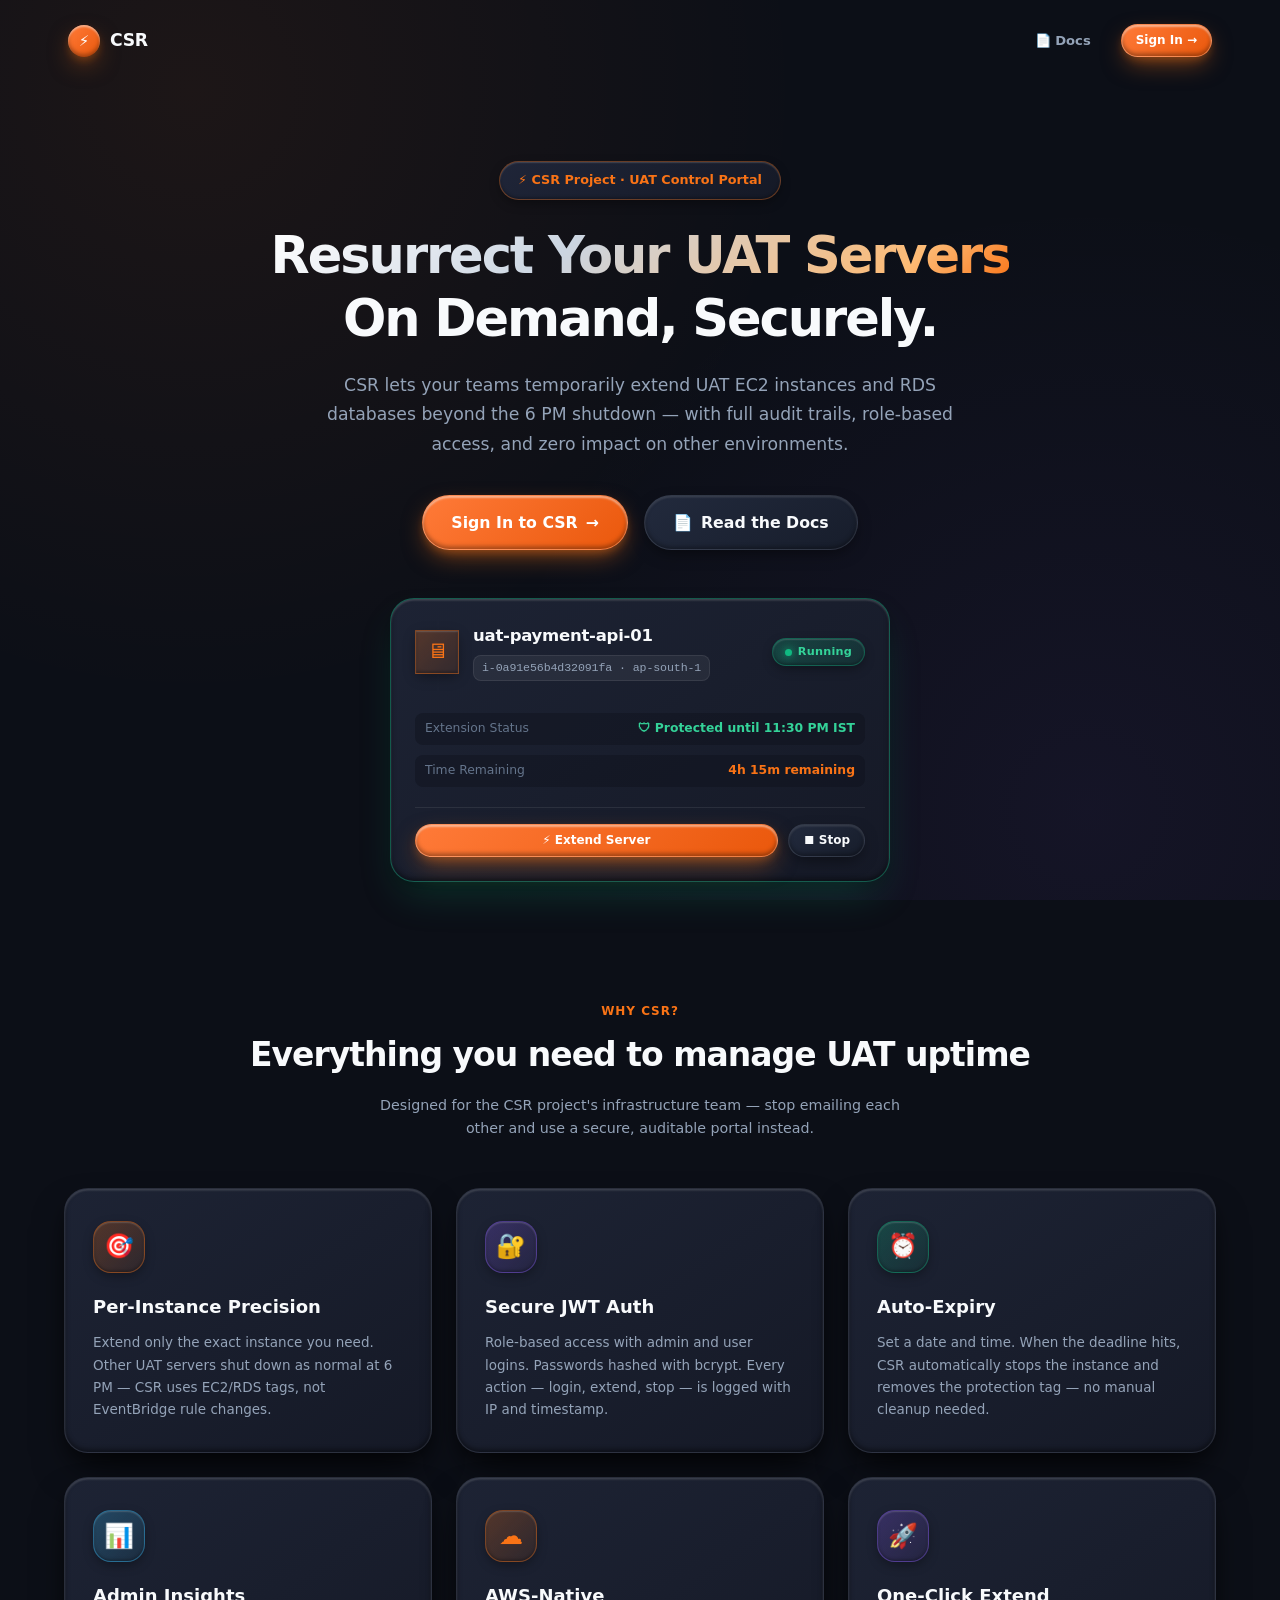
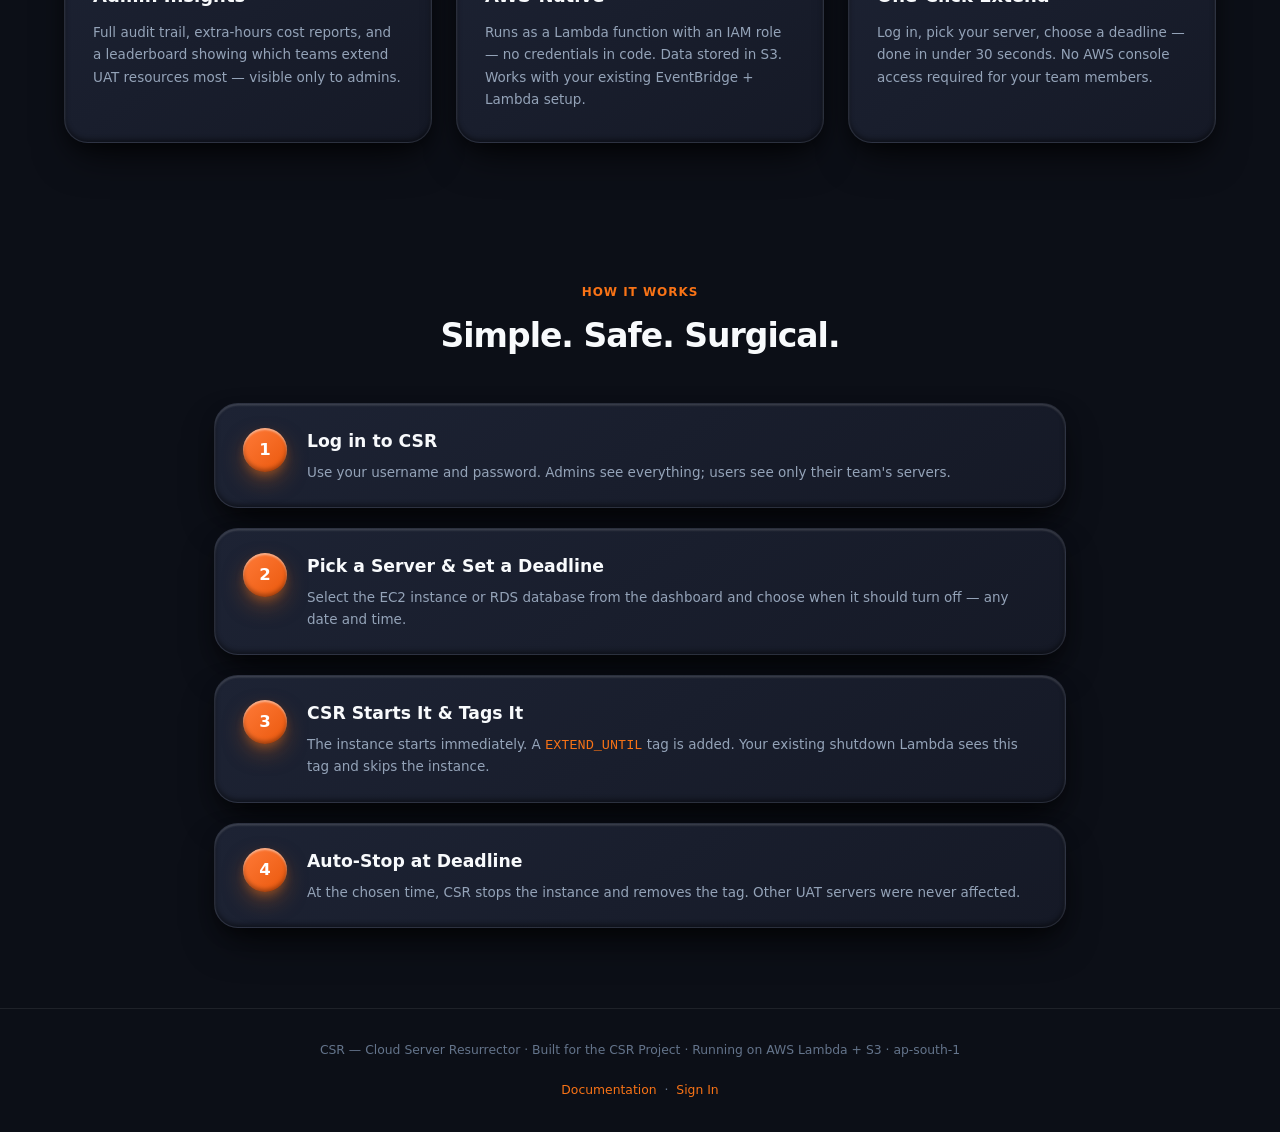
<file: backend/frontend/index.html>
<!DOCTYPE html>
<html lang="en">
<head>
  <meta charset="UTF-8" />
  <meta name="viewport" content="width=device-width, initial-scale=1.0" />
  <title>CSR — Cloud Server Resurrector | UAT Instance Control Portal</title>
  <meta name="description" content="CSR lets authorized teams securely extend UAT EC2 and RDS instances beyond scheduled shutdown times — without touching EventBridge rules." />
  <link rel="icon" type="image/svg+xml" href="data:image/svg+xml,<svg xmlns='http://www.w3.org/2000/svg' viewBox='0 0 32 32'><text y='26' font-size='26'>⚡</text></svg>" />
  <meta http-equiv="Content-Security-Policy" content="default-src 'self'; script-src 'self' 'unsafe-inline'; style-src 'self' 'unsafe-inline' https://fonts.googleapis.com; font-src 'self' https://fonts.gstatic.com data:; img-src 'self' data: https:; connect-src 'self' https:; frame-ancestors 'none'; object-src 'none'; base-uri 'self'; form-action 'self';" />
  <meta http-equiv="X-Content-Type-Options" content="nosniff" />
  <meta name="referrer" content="strict-origin-when-cross-origin" />
  <link rel="stylesheet" href="css/style.css" />
</head>
<body>

<!-- ─── Navigation ────────────────────────────────────────────── -->
<nav class="landing-nav">
  <a href="/" class="nav-logo">
    <div class="nav-logo-icon">⚡</div>
    <span class="nav-logo-name">CSR</span>
  </a>
  <div class="nav-links">
    <a href="docs.html" class="nav-link">📄 Docs</a>
    <a href="login.html" class="btn btn-primary btn-sm">Sign In →</a>
  </div>
</nav>

<!-- ─── Hero ──────────────────────────────────────────────────── -->
<section class="hero">
  <div class="hero-bg"></div>
  <div class="hero-content fade-in">
    <div class="hero-badge">⚡ CSR Project · UAT Control Portal</div>
    <h1>
      <span class="gradient-text">Resurrect Your UAT Servers</span><br/>
      On Demand, Securely.
    </h1>
    <p>
      CSR lets your teams temporarily extend UAT EC2 instances and RDS databases
      beyond the 6 PM shutdown — with full audit trails, role-based access,
      and zero impact on other environments.
    </p>
    <div class="hero-actions">
      <a href="login.html" class="btn btn-primary btn-lg">
        <span>Sign In to CSR</span> <span>→</span>
      </a>
      <a href="docs.html" class="btn btn-ghost btn-lg">
        <span>📄</span> <span>Read the Docs</span>
      </a>
    </div>

    <!-- Live Claymorphic Preview Card -->
    <div class="slide-up" style="animation-delay: 0.25s; margin-top: 48px;">
      <div class="server-card extended" style="max-width: 500px; margin: 0 auto; text-align: left;">
        <div class="server-card-header">
          <div class="server-icon ec2">🖥</div>
          <div style="flex:1; margin-left: 14px;">
            <div class="server-name">uat-payment-api-01</div>
            <div class="server-id">i-0a91e56b4d32091fa · ap-south-1</div>
          </div>
          <span class="badge badge-success"><span class="status-dot running"></span>Running</span>
        </div>
        <div class="server-card-body">
          <div class="server-meta-row">
            <span class="server-meta-label">Extension Status</span>
            <span class="server-meta-value" style="color: #34d399;">🛡 Protected until 11:30 PM IST</span>
          </div>
          <div class="server-meta-row">
            <span class="server-meta-label">Time Remaining</span>
            <span class="server-meta-value" style="color: var(--primary);">4h 15m remaining</span>
          </div>
        </div>
        <div class="server-card-actions">
          <a href="login.html" class="btn btn-primary btn-sm" style="flex: 1;">⚡ Extend Server</a>
          <a href="login.html" class="btn btn-ghost btn-sm">⏹ Stop</a>
        </div>
      </div>
    </div>
  </div>
</section>

<!-- ─── Feature Cards ─────────────────────────────────────────── -->
<section class="features">
  <div style="text-align:center; margin-bottom: 0;">
    <div class="section-label">Why CSR?</div>
    <h2 class="section-title">Everything you need to manage UAT uptime</h2>
    <p style="max-width:560px; margin: 0 auto; font-size:0.95rem;">
      Designed for the CSR project's infrastructure team — stop emailing each other
      and use a secure, auditable portal instead.
    </p>
  </div>

  <div class="features-grid">
    <div class="feature-card slide-up" style="animation-delay:0.05s">
      <div class="feature-icon orange">🎯</div>
      <div class="feature-title">Per-Instance Precision</div>
      <p class="feature-desc">
        Extend only the exact instance you need. Other UAT servers shut down as
        normal at 6 PM — CSR uses EC2/RDS tags, not EventBridge rule changes.
      </p>
    </div>
    <div class="feature-card slide-up" style="animation-delay:0.1s">
      <div class="feature-icon purple">🔐</div>
      <div class="feature-title">Secure JWT Auth</div>
      <p class="feature-desc">
        Role-based access with admin and user logins. Passwords hashed with bcrypt.
        Every action — login, extend, stop — is logged with IP and timestamp.
      </p>
    </div>
    <div class="feature-card slide-up" style="animation-delay:0.15s">
      <div class="feature-icon success">⏰</div>
      <div class="feature-title">Auto-Expiry</div>
      <p class="feature-desc">
        Set a date and time. When the deadline hits, CSR automatically stops the
        instance and removes the protection tag — no manual cleanup needed.
      </p>
    </div>
    <div class="feature-card slide-up" style="animation-delay:0.2s">
      <div class="feature-icon info">📊</div>
      <div class="feature-title">Admin Insights</div>
      <p class="feature-desc">
        Full audit trail, extra-hours cost reports, and a leaderboard showing
        which teams extend UAT resources most — visible only to admins.
      </p>
    </div>
    <div class="feature-card slide-up" style="animation-delay:0.25s">
      <div class="feature-icon orange">☁️</div>
      <div class="feature-title">AWS-Native</div>
      <p class="feature-desc">
        Runs as a Lambda function with an IAM role — no credentials in code.
        Data stored in S3. Works with your existing EventBridge + Lambda setup.
      </p>
    </div>
    <div class="feature-card slide-up" style="animation-delay:0.3s">
      <div class="feature-icon purple">🚀</div>
      <div class="feature-title">One-Click Extend</div>
      <p class="feature-desc">
        Log in, pick your server, choose a deadline — done in under 30 seconds.
        No AWS console access required for your team members.
      </p>
    </div>
  </div>
</section>

<!-- ─── How It Works ──────────────────────────────────────────── -->
<section class="how-it-works">
  <div class="section-label">How It Works</div>
  <h2 class="section-title">Simple. Safe. Surgical.</h2>

  <div class="steps">
    <div class="step">
      <div class="step-num">1</div>
      <div class="step-content">
        <div class="step-title">Log in to CSR</div>
        <p class="step-desc">Use your username and password. Admins see everything; users see only their team's servers.</p>
      </div>
    </div>
    <div class="step">
      <div class="step-num">2</div>
      <div class="step-content">
        <div class="step-title">Pick a Server & Set a Deadline</div>
        <p class="step-desc">Select the EC2 instance or RDS database from the dashboard and choose when it should turn off — any date and time.</p>
      </div>
    </div>
    <div class="step">
      <div class="step-num">3</div>
      <div class="step-content">
        <div class="step-title">CSR Starts It & Tags It</div>
        <p class="step-desc">The instance starts immediately. A <code style="color:var(--orange);font-family:var(--font-mono)">EXTEND_UNTIL</code> tag is added. Your existing shutdown Lambda sees this tag and skips the instance.</p>
      </div>
    </div>
    <div class="step">
      <div class="step-num">4</div>
      <div class="step-content">
        <div class="step-title">Auto-Stop at Deadline</div>
        <p class="step-desc">At the chosen time, CSR stops the instance and removes the tag. Other UAT servers were never affected.</p>
      </div>
    </div>
  </div>
</section>

<!-- ─── Footer ────────────────────────────────────────────────── -->
<footer style="border-top: 1px solid var(--border); padding: 32px 48px; text-align: center;">
  <p style="font-size: 0.825rem; color: var(--text-muted);">
    CSR — Cloud Server Resurrector · Built for the CSR Project · Running on AWS Lambda + S3 · ap-south-1
    <br/><br/>
    <a href="docs.html" style="color: var(--orange);">Documentation</a> &nbsp;·&nbsp;
    <a href="login.html" style="color: var(--orange);">Sign In</a>
  </p>
</footer>

<script src="js/config.js"></script>
<script type="module">
  import { isLoggedIn, isAdmin } from './js/api.js';
  // Redirect already-logged-in users to their dashboard
  if (isLoggedIn()) {
    window.location.href = isAdmin() ? 'admin.html' : 'dashboard.html';
  }
</script>
</body>
</html>
</file>
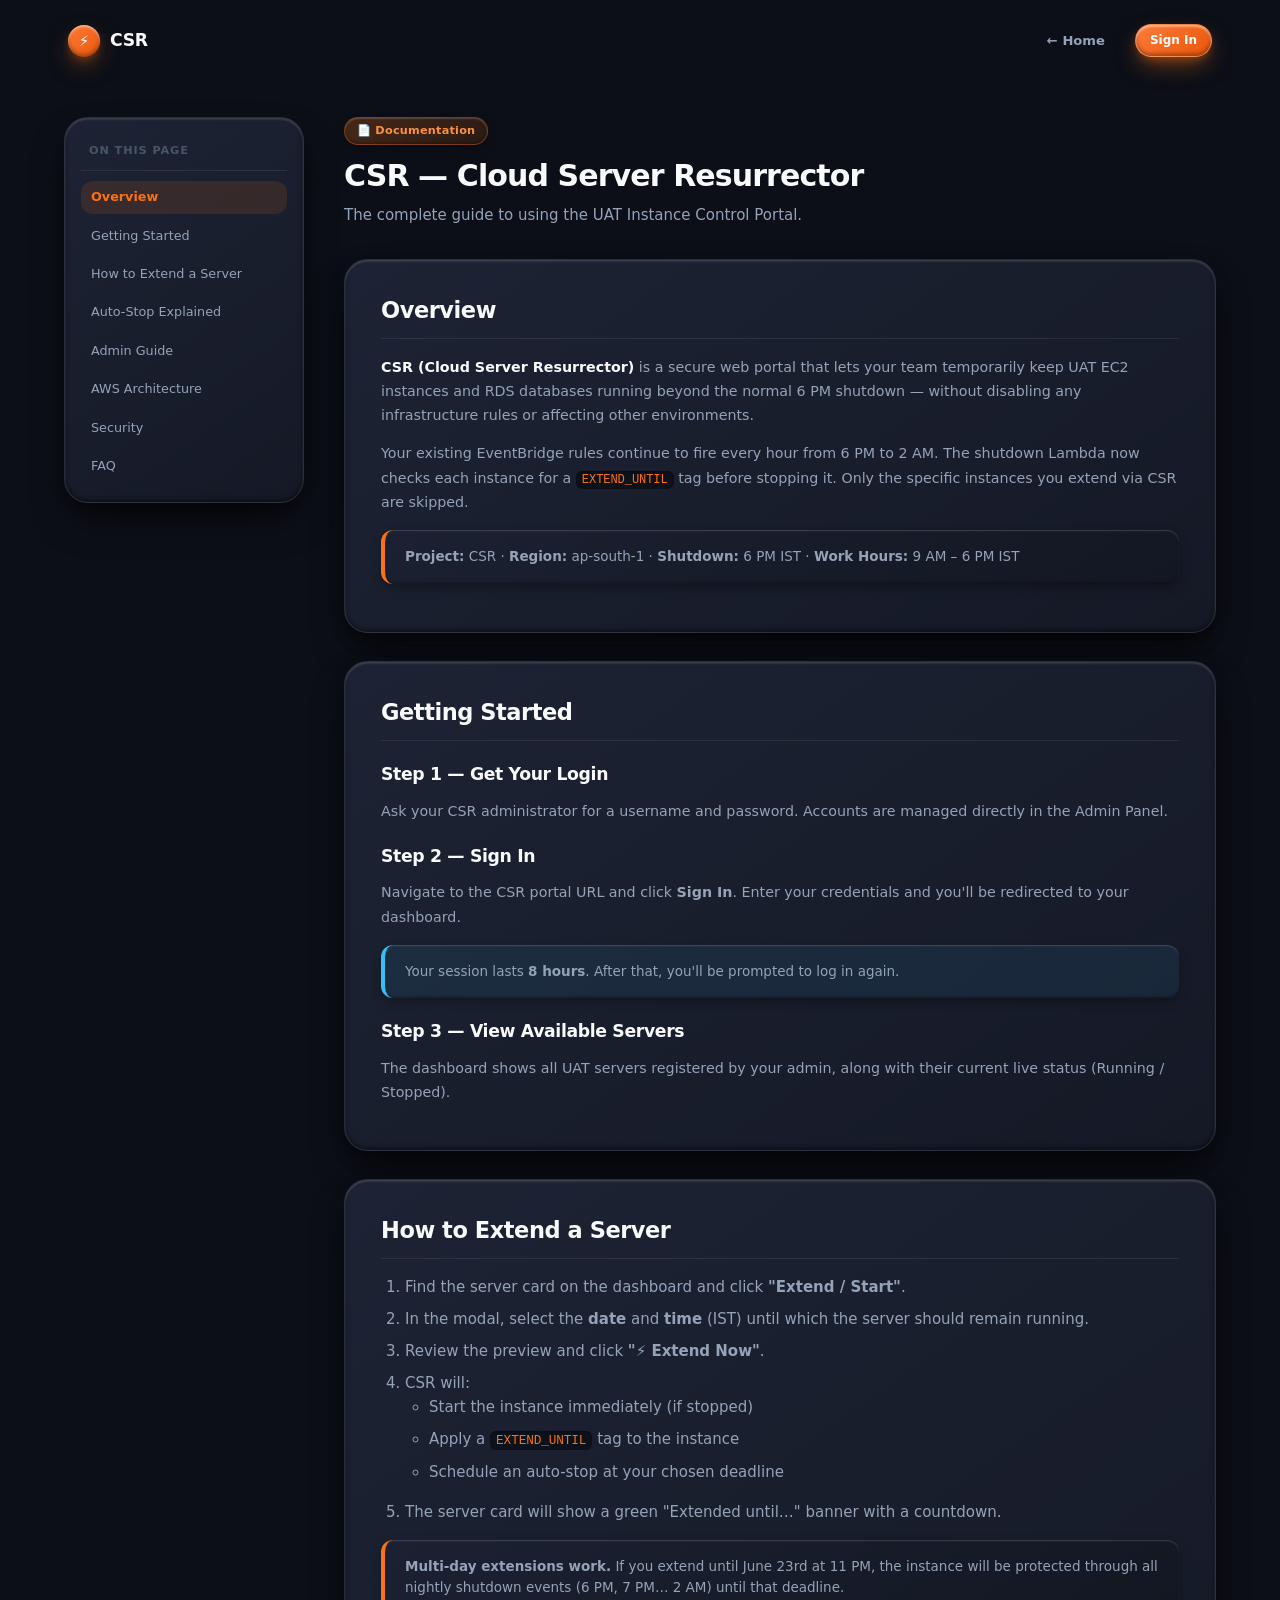
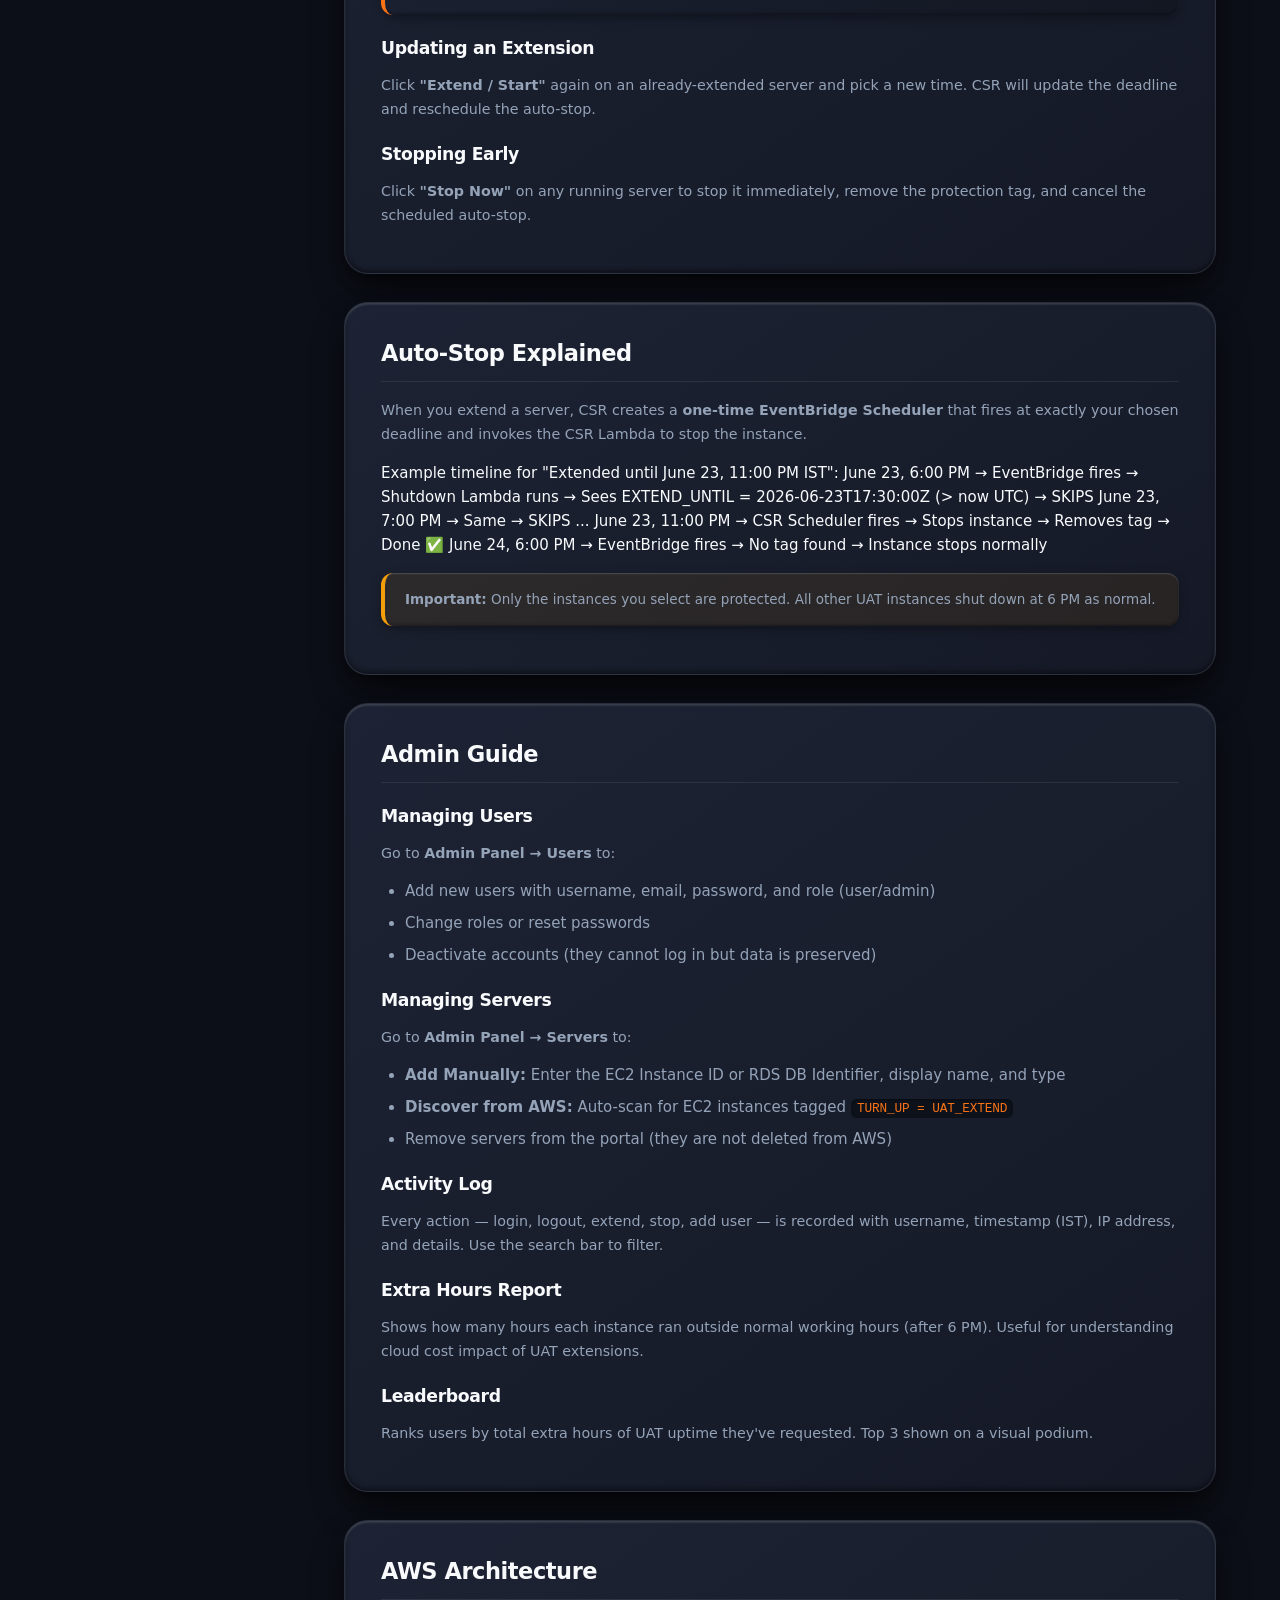
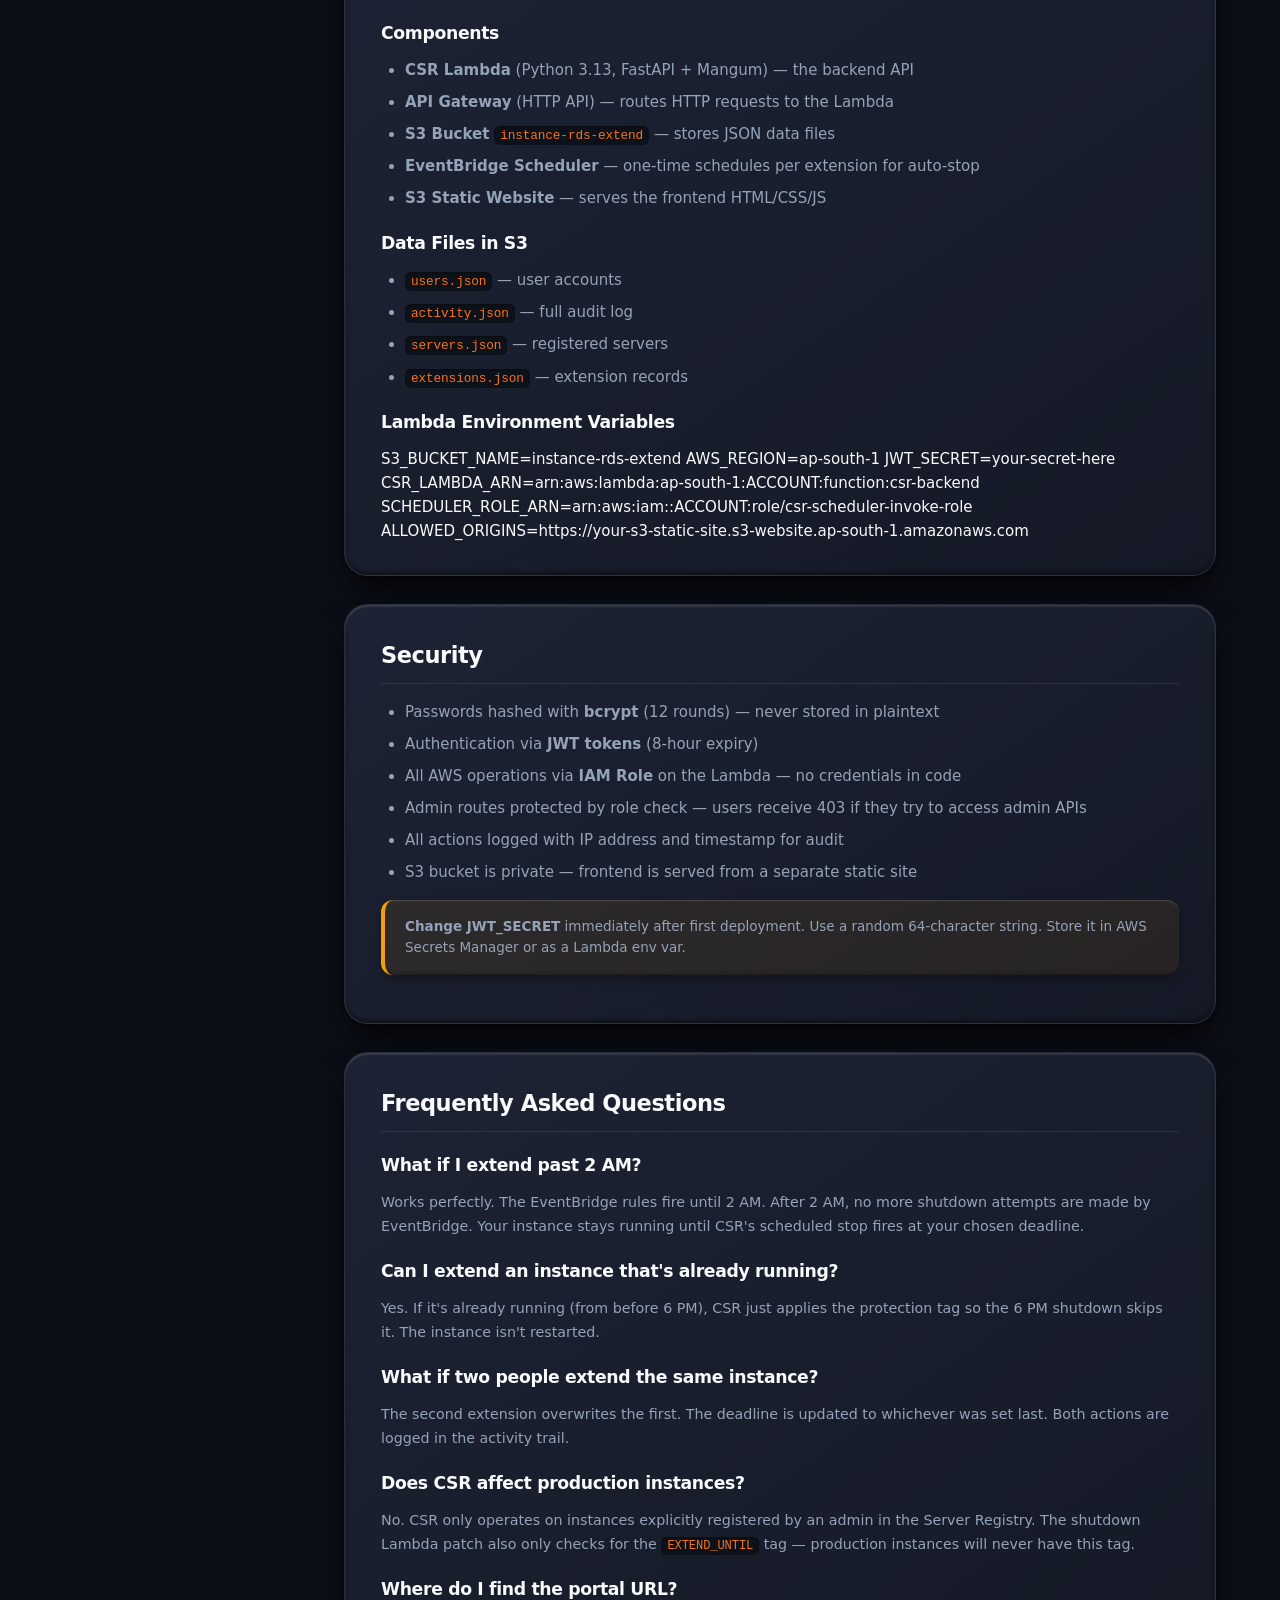
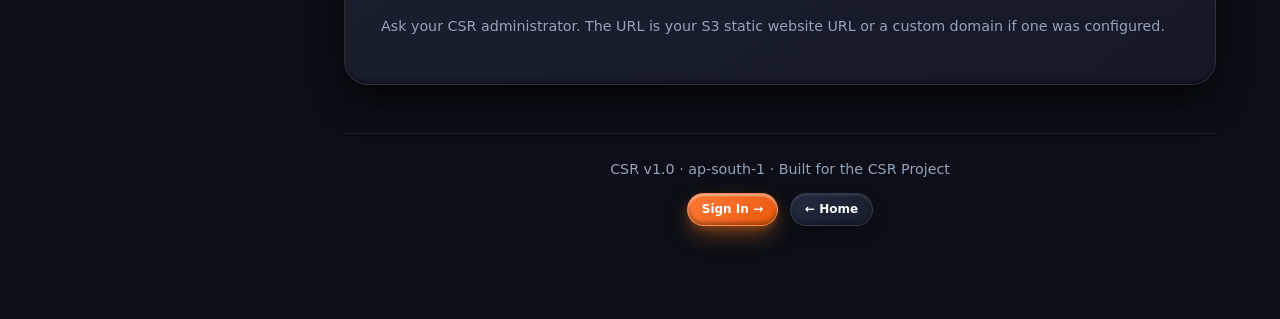
<file: backend/frontend/docs.html>
<!DOCTYPE html>
<html lang="en">
<head>
  <meta charset="UTF-8" />
  <meta name="viewport" content="width=device-width, initial-scale=1.0" />
  <title>Documentation — CSR</title>
  <link rel="icon" type="image/svg+xml" href="data:image/svg+xml,<svg xmlns='http://www.w3.org/2000/svg' viewBox='0 0 32 32'><text y='26' font-size='26'>⚡</text></svg>" />
  <meta http-equiv="Content-Security-Policy" content="default-src 'self'; script-src 'self' 'unsafe-inline'; style-src 'self' 'unsafe-inline' https://fonts.googleapis.com; font-src 'self' https://fonts.gstatic.com data:; img-src 'self' data: https:; connect-src 'self' https:; frame-ancestors 'none'; object-src 'none'; base-uri 'self'; form-action 'self';" />
  <meta http-equiv="X-Content-Type-Options" content="nosniff" />
  <meta name="referrer" content="strict-origin-when-cross-origin" />
  <link rel="stylesheet" href="css/style.css" />
</head>
<body style="background: var(--bg-root);">

<!-- Top Nav -->
<nav class="landing-nav">
  <a href="index.html" class="nav-logo">
    <div class="nav-logo-icon">⚡</div>
    <span class="nav-logo-name">CSR</span>
  </a>
  <div class="nav-links">
    <a href="index.html" class="nav-link">← Home</a>
    <a href="login.html" class="btn btn-primary btn-sm">Sign In</a>
  </div>
</nav>

<div class="docs-layout">

  <!-- Table of Contents -->
  <aside class="docs-toc">
    <div class="docs-toc-title">On this page</div>
    <a class="toc-link" href="#overview">Overview</a>
    <a class="toc-link" href="#getting-started">Getting Started</a>
    <a class="toc-link" href="#how-to-extend">How to Extend a Server</a>
    <a class="toc-link" href="#how-it-stops">Auto-Stop Explained</a>
    <a class="toc-link" href="#admin-guide">Admin Guide</a>
    <a class="toc-link" href="#aws-architecture">AWS Architecture</a>
    <a class="toc-link" href="#security">Security</a>
    <a class="toc-link" href="#faq">FAQ</a>
  </aside>

  <!-- Content -->
  <div class="docs-content">

    <div style="margin-bottom: 32px;">
      <span class="badge badge-orange" style="margin-bottom: 12px; display: inline-flex;">📄 Documentation</span>
      <h1 style="font-size: 2rem; font-weight: 800; margin-bottom: 8px;">CSR — Cloud Server Resurrector</h1>
      <p style="font-size: 1rem; color: var(--text-secondary);">
        The complete guide to using the UAT Instance Control Portal.
      </p>
    </div>

    <!-- Overview -->
    <section class="docs-section" id="overview">
      <h2>Overview</h2>
      <p>
        <strong style="color:var(--text-primary);">CSR (Cloud Server Resurrector)</strong> is a secure web portal
        that lets your team temporarily keep UAT EC2 instances and RDS databases running beyond the
        normal 6 PM shutdown — without disabling any infrastructure rules or affecting other environments.
      </p>
      <p>
        Your existing EventBridge rules continue to fire every hour from 6 PM to 2 AM.
        The shutdown Lambda now checks each instance for a <code class="mono">EXTEND_UNTIL</code> tag
        before stopping it. Only the specific instances you extend via CSR are skipped.
      </p>
      <div class="docs-callout">
        <strong>Project:</strong> CSR · <strong>Region:</strong> ap-south-1 ·
        <strong>Shutdown:</strong> 6 PM IST · <strong>Work Hours:</strong> 9 AM – 6 PM IST
      </div>
    </section>

    <!-- Getting Started -->
    <section class="docs-section" id="getting-started">
      <h2>Getting Started</h2>

      <h3>Step 1 — Get Your Login</h3>
      <p>
        Ask your CSR administrator for a username and password.
        Accounts are managed directly in the Admin Panel.
      </p>

      <h3>Step 2 — Sign In</h3>
      <p>
        Navigate to the CSR portal URL and click <strong>Sign In</strong>.
        Enter your credentials and you'll be redirected to your dashboard.
      </p>
      <div class="docs-callout info">
        Your session lasts <strong>8 hours</strong>. After that, you'll be prompted to log in again.
      </div>

      <h3>Step 3 — View Available Servers</h3>
      <p>
        The dashboard shows all UAT servers registered by your admin, along with their
        current live status (Running / Stopped).
      </p>
    </section>

    <!-- How to Extend -->
    <section class="docs-section" id="how-to-extend">
      <h2>How to Extend a Server</h2>

      <ol>
        <li>Find the server card on the dashboard and click <strong>"Extend / Start"</strong>.</li>
        <li>In the modal, select the <strong>date</strong> and <strong>time</strong> (IST) until which the server should remain running.</li>
        <li>Review the preview and click <strong>"⚡ Extend Now"</strong>.</li>
        <li>CSR will:
          <ul>
            <li>Start the instance immediately (if stopped)</li>
            <li>Apply a <code class="mono">EXTEND_UNTIL</code> tag to the instance</li>
            <li>Schedule an auto-stop at your chosen deadline</li>
          </ul>
        </li>
        <li>The server card will show a green "Extended until…" banner with a countdown.</li>
      </ol>

      <div class="docs-callout">
        <strong>Multi-day extensions work.</strong> If you extend until June 23rd at 11 PM,
        the instance will be protected through all nightly shutdown events (6 PM, 7 PM… 2 AM)
        until that deadline.
      </div>

      <h3>Updating an Extension</h3>
      <p>
        Click <strong>"Extend / Start"</strong> again on an already-extended server and pick
        a new time. CSR will update the deadline and reschedule the auto-stop.
      </p>

      <h3>Stopping Early</h3>
      <p>
        Click <strong>"Stop Now"</strong> on any running server to stop it immediately,
        remove the protection tag, and cancel the scheduled auto-stop.
      </p>
    </section>

    <!-- Auto-Stop -->
    <section class="docs-section" id="how-it-stops">
      <h2>Auto-Stop Explained</h2>

      <p>
        When you extend a server, CSR creates a <strong>one-time EventBridge Scheduler</strong>
        that fires at exactly your chosen deadline and invokes the CSR Lambda to stop the instance.
      </p>

      <div class="docs-code">Example timeline for "Extended until June 23, 11:00 PM IST":

June 23, 6:00 PM  → EventBridge fires → Shutdown Lambda runs
                    → Sees EXTEND_UNTIL = 2026-06-23T17:30:00Z (> now UTC) → SKIPS
June 23, 7:00 PM  → Same → SKIPS
...
June 23, 11:00 PM → CSR Scheduler fires → Stops instance → Removes tag → Done ✅
June 24, 6:00 PM  → EventBridge fires → No tag found → Instance stops normally</div>

      <div class="docs-callout warning">
        <strong>Important:</strong> Only the instances you select are protected.
        All other UAT instances shut down at 6 PM as normal.
      </div>
    </section>

    <!-- Admin Guide -->
    <section class="docs-section" id="admin-guide">
      <h2>Admin Guide</h2>

      <h3>Managing Users</h3>
      <p>Go to <strong>Admin Panel → Users</strong> to:</p>
      <ul>
        <li>Add new users with username, email, password, and role (user/admin)</li>
        <li>Change roles or reset passwords</li>
        <li>Deactivate accounts (they cannot log in but data is preserved)</li>
      </ul>

      <h3>Managing Servers</h3>
      <p>Go to <strong>Admin Panel → Servers</strong> to:</p>
      <ul>
        <li><strong>Add Manually:</strong> Enter the EC2 Instance ID or RDS DB Identifier, display name, and type</li>
        <li><strong>Discover from AWS:</strong> Auto-scan for EC2 instances tagged <code class="mono">TURN_UP = UAT_EXTEND</code></li>
        <li>Remove servers from the portal (they are not deleted from AWS)</li>
      </ul>

      <h3>Activity Log</h3>
      <p>
        Every action — login, logout, extend, stop, add user — is recorded with username,
        timestamp (IST), IP address, and details. Use the search bar to filter.
      </p>

      <h3>Extra Hours Report</h3>
      <p>
        Shows how many hours each instance ran outside normal working hours (after 6 PM).
        Useful for understanding cloud cost impact of UAT extensions.
      </p>

      <h3>Leaderboard</h3>
      <p>
        Ranks users by total extra hours of UAT uptime they've requested.
        Top 3 shown on a visual podium.
      </p>
    </section>

    <!-- AWS Architecture -->
    <section class="docs-section" id="aws-architecture">
      <h2>AWS Architecture</h2>

      <h3>Components</h3>
      <ul>
        <li><strong>CSR Lambda</strong> (Python 3.13, FastAPI + Mangum) — the backend API</li>
        <li><strong>API Gateway</strong> (HTTP API) — routes HTTP requests to the Lambda</li>
        <li><strong>S3 Bucket</strong> <code class="mono">instance-rds-extend</code> — stores JSON data files</li>
        <li><strong>EventBridge Scheduler</strong> — one-time schedules per extension for auto-stop</li>
        <li><strong>S3 Static Website</strong> — serves the frontend HTML/CSS/JS</li>
      </ul>

      <h3>Data Files in S3</h3>
      <ul>
        <li><code class="mono">users.json</code> — user accounts</li>
        <li><code class="mono">activity.json</code> — full audit log</li>
        <li><code class="mono">servers.json</code> — registered servers</li>
        <li><code class="mono">extensions.json</code> — extension records</li>
      </ul>

      <h3>Lambda Environment Variables</h3>
      <div class="docs-code">S3_BUCKET_NAME=instance-rds-extend
AWS_REGION=ap-south-1
JWT_SECRET=your-secret-here
CSR_LAMBDA_ARN=arn:aws:lambda:ap-south-1:ACCOUNT:function:csr-backend
SCHEDULER_ROLE_ARN=arn:aws:iam::ACCOUNT:role/csr-scheduler-invoke-role
ALLOWED_ORIGINS=https://your-s3-static-site.s3-website.ap-south-1.amazonaws.com</div>
    </section>

    <!-- Security -->
    <section class="docs-section" id="security">
      <h2>Security</h2>
      <ul>
        <li>Passwords hashed with <strong>bcrypt</strong> (12 rounds) — never stored in plaintext</li>
        <li>Authentication via <strong>JWT tokens</strong> (8-hour expiry)</li>
        <li>All AWS operations via <strong>IAM Role</strong> on the Lambda — no credentials in code</li>
        <li>Admin routes protected by role check — users receive 403 if they try to access admin APIs</li>
        <li>All actions logged with IP address and timestamp for audit</li>
        <li>S3 bucket is private — frontend is served from a separate static site</li>
      </ul>
      <div class="docs-callout warning">
        <strong>Change JWT_SECRET</strong> immediately after first deployment.
        Use a random 64-character string. Store it in AWS Secrets Manager or as a Lambda env var.
      </div>
    </section>

    <!-- FAQ -->
    <section class="docs-section" id="faq">
      <h2>Frequently Asked Questions</h2>

      <h3>What if I extend past 2 AM?</h3>
      <p>
        Works perfectly. The EventBridge rules fire until 2 AM. After 2 AM, no more shutdown
        attempts are made by EventBridge. Your instance stays running until CSR's scheduled
        stop fires at your chosen deadline.
      </p>

      <h3>Can I extend an instance that's already running?</h3>
      <p>
        Yes. If it's already running (from before 6 PM), CSR just applies the protection tag
        so the 6 PM shutdown skips it. The instance isn't restarted.
      </p>

      <h3>What if two people extend the same instance?</h3>
      <p>
        The second extension overwrites the first. The deadline is updated to whichever was
        set last. Both actions are logged in the activity trail.
      </p>

      <h3>Does CSR affect production instances?</h3>
      <p>
        No. CSR only operates on instances explicitly registered by an admin in the Server Registry.
        The shutdown Lambda patch also only checks for the <code class="mono">EXTEND_UNTIL</code>
        tag — production instances will never have this tag.
      </p>

      <h3>Where do I find the portal URL?</h3>
      <p>
        Ask your CSR administrator. The URL is your S3 static website URL or a custom domain
        if one was configured.
      </p>
    </section>

    <div style="margin-top: 48px; padding-top: 24px; border-top: 1px solid var(--border); text-align: center;">
      <p class="text-sm text-muted">CSR v1.0 · ap-south-1 · Built for the CSR Project</p>
      <div style="margin-top: 12px; display: flex; gap: 12px; justify-content: center;">
        <a href="login.html" class="btn btn-primary btn-sm">Sign In →</a>
        <a href="index.html" class="btn btn-ghost btn-sm">← Home</a>
      </div>
    </div>

  </div>
</div>

<script>
// Highlight active TOC link on scroll
const sections = document.querySelectorAll('.docs-section');
const links = document.querySelectorAll('.toc-link');

const observer = new IntersectionObserver((entries) => {
  entries.forEach(entry => {
    if (entry.isIntersecting) {
      links.forEach(l => l.classList.remove('active'));
      const active = document.querySelector(`.toc-link[href="#${entry.target.id}"]`);
      if (active) active.classList.add('active');
    }
  });
}, { rootMargin: '-20% 0px -70% 0px' });

sections.forEach(s => observer.observe(s));
</script>
</body>
</html>
</file>
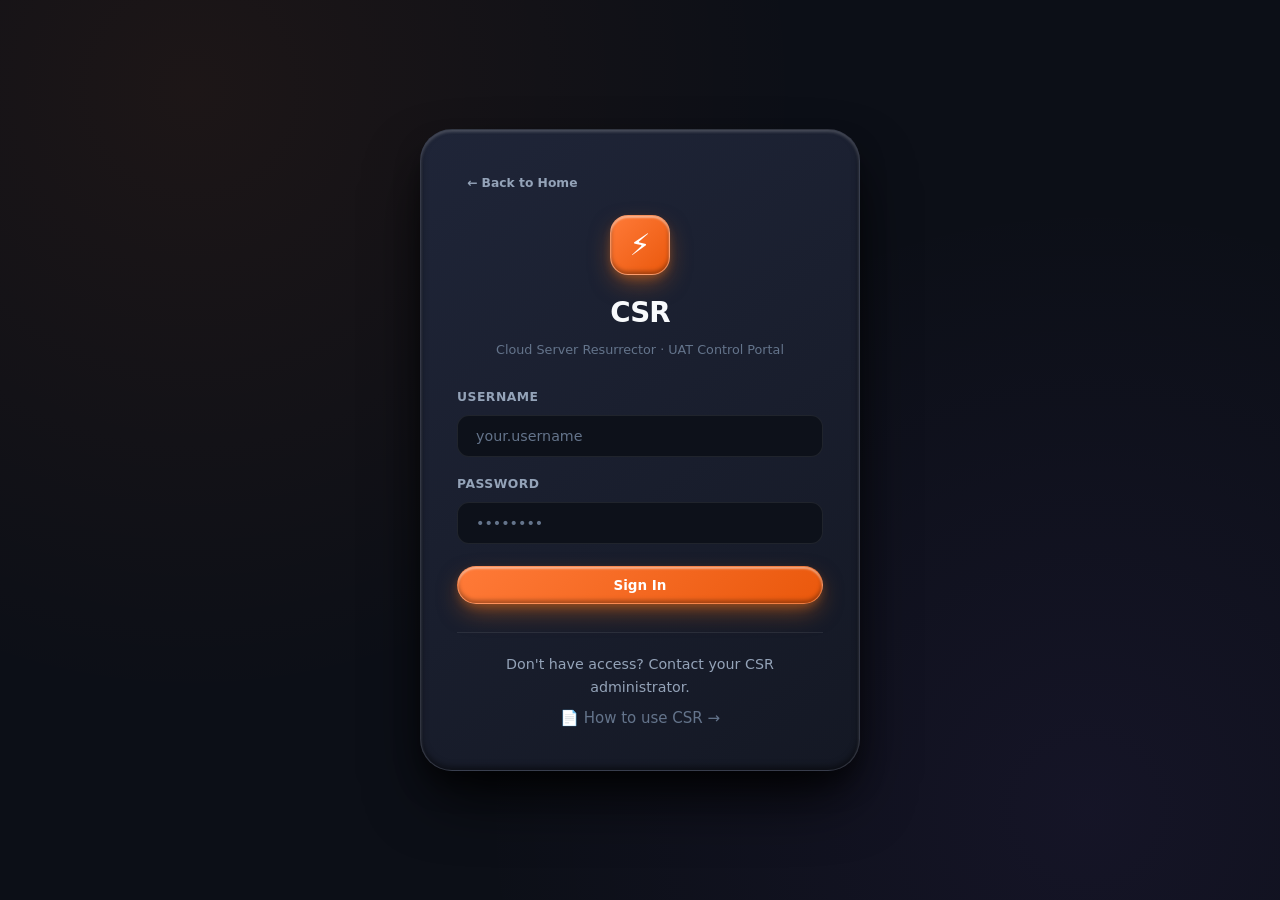
<file: backend/frontend/login.html>
<!DOCTYPE html>
<html lang="en">
<head>
  <meta charset="UTF-8" />
  <meta name="viewport" content="width=device-width, initial-scale=1.0" />
  <title>Sign In — CSR</title>
  <meta name="description" content="Sign in to the CSR UAT Instance Control Portal." />
  <link rel="icon" type="image/svg+xml" href="data:image/svg+xml,<svg xmlns='http://www.w3.org/2000/svg' viewBox='0 0 32 32'><text y='26' font-size='26'>⚡</text></svg>" />
  <meta http-equiv="Content-Security-Policy" content="default-src 'self'; script-src 'self' 'unsafe-inline'; style-src 'self' 'unsafe-inline' https://fonts.googleapis.com; font-src 'self' https://fonts.gstatic.com data:; img-src 'self' data: https:; connect-src 'self' https:; frame-ancestors 'none'; object-src 'none'; base-uri 'self'; form-action 'self';" />
  <meta http-equiv="X-Content-Type-Options" content="nosniff" />
  <meta name="referrer" content="strict-origin-when-cross-origin" />
  <link rel="stylesheet" href="css/style.css" />
</head>
<body>

<div class="login-page">
  <div class="login-card fade-in">
    <a href="index.html" class="nav-link" style="display:inline-flex; align-items:center; gap:6px; margin-bottom:18px; font-size:0.82rem; padding: 4px 10px;">← Back to Home</a>

    <!-- Logo -->
    <div class="login-logo">
      <div class="login-logo-icon">⚡</div>
      <div class="login-logo-name">CSR</div>
      <div class="login-logo-tagline">Cloud Server Resurrector · UAT Control Portal</div>
    </div>

    <!-- Error message -->
    <div id="loginError" class="login-error" role="alert">
      <span>⚠️</span>
      <span id="loginErrorMsg">Invalid credentials</span>
    </div>

    <!-- Form -->
    <form id="loginForm" class="login-form" novalidate>
      <div class="form-group">
        <label class="form-label" for="username">Username</label>
        <input
          id="username"
          type="text"
          class="form-control"
          placeholder="your.username"
          autocomplete="username"
          required
        />
      </div>

      <div class="form-group">
        <label class="form-label" for="password">Password</label>
        <input
          id="password"
          type="password"
          class="form-control"
          placeholder="••••••••"
          autocomplete="current-password"
          required
        />
      </div>

      <button type="submit" id="loginBtn" class="btn btn-primary w-full" style="justify-content:center; margin-top:4px;">
        <span id="loginBtnText">Sign In</span>
        <span id="loginSpinner" class="spinner hidden" style="width:16px;height:16px;border-width:2px;"></span>
      </button>
    </form>

    <!-- Footer -->
    <div style="margin-top: 28px; padding-top: 20px; border-top: 1px solid var(--border); text-align: center;">
      <p class="text-sm text-muted">
        Don't have access?
        <span style="color: var(--text-secondary);">Contact your CSR administrator.</span>
      </p>
      <a href="docs.html" class="text-sm" style="margin-top: 8px; display: inline-block; color: var(--text-muted);">
        📄 How to use CSR →
      </a>
    </div>

  </div>
</div>

<script src="js/config.js"></script>
<script type="module">
import { login, isLoggedIn, isAdmin, showToast } from './js/api.js';

// Redirect if already logged in
if (isLoggedIn()) {
  window.location.href = isAdmin() ? 'admin.html' : 'dashboard.html';
}

const form    = document.getElementById('loginForm');
const errBox  = document.getElementById('loginError');
const errMsg  = document.getElementById('loginErrorMsg');
const btn     = document.getElementById('loginBtn');
const btnText = document.getElementById('loginBtnText');
const spinner = document.getElementById('loginSpinner');

function setLoading(loading) {
  btn.disabled  = loading;
  btnText.textContent = loading ? 'Signing in…' : 'Sign In';
  spinner.classList.toggle('hidden', !loading);
}

function showError(msg) {
  errMsg.textContent = msg;
  errBox.classList.add('visible');
  document.getElementById('password').value = '';
}

form.addEventListener('submit', async (e) => {
  e.preventDefault();
  errBox.classList.remove('visible');

  const username = document.getElementById('username').value.trim();
  const password = document.getElementById('password').value;

  if (!username || !password) {
    showError('Please enter your username and password.');
    return;
  }

  setLoading(true);
  try {
    const user = await login(username, password);
    showToast(`Welcome back, ${user.username}! 👋`, 'success', 2000);
    setTimeout(() => {
      window.location.href = user.role === 'admin' ? 'admin.html' : 'dashboard.html';
    }, 600);
  } catch (err) {
    showError(err.message || 'Login failed. Please try again.');
    setLoading(false);
  }
});
</script>
</body>
</html>
</file>
<file: backend/frontend/css/style.css>
/* ═══════════════════════════════════════════════════════════════
   CSR — Cloud Server Resurrector
   Claymorphism + Minimalism Design System Stylesheet
   ═══════════════════════════════════════════════════════════════ */

@import url('https://fonts.googleapis.com/css2?family=Plus+Jakarta+Sans:wght@300;400;500;600;700;800&family=JetBrains+Mono:wght@400;500;600&display=swap');

/* ─── Claymorphic & Minimalist Design Tokens ─────────────────── */
:root {
  /* Brand Palette (Warm Clay Accent) */
  --primary:            #f97316;
  --primary-hover:      #fb923c;
  --primary-active:     #ea580c;
  --primary-glow:       rgba(249, 115, 22, 0.4);
  --primary-dim:        rgba(249, 115, 22, 0.12);

  --orange:             var(--primary);
  --orange-dim:         var(--primary-dim);
  --orange-glow:        var(--primary-glow);
  --orange-light:       #fdba74;

  --purple:             #8b5cf6;
  --purple-light:       #a78bfa;
  --purple-dim:         rgba(139, 92, 246, 0.14);
  --purple-glow:        rgba(139, 92, 246, 0.35);

  --cyan:               #06b6d4;
  --cyan-dim:           rgba(6, 182, 212, 0.14);

  /* Dark Clay Surface Bases */
  --bg-root:            #0c0f17;
  --bg-primary:         #111522;
  --bg-secondary:       #161b2a;
  --surface:            #1a2032;
  --surface-2:          #20273c;
  --surface-hover:      #262f48;
  --surface-active:     #2c3652;
  --surface-sunken:     #0d111a;

  /* Minimalist High-Contrast Typography */
  --text-primary:       #f8fafc;
  --text-secondary:     #94a3b8;
  --text-muted:         #64748b;
  --text-dim:           #475569;
  --text-inverse:       #0c0f17;

  /* Semantic Feedback Colors */
  --success:            #10b981;
  --success-glow:       rgba(16, 185, 129, 0.35);
  --success-dim:        rgba(16, 185, 129, 0.14);
  --danger:             #f43f5e;
  --danger-glow:        rgba(244, 63, 94, 0.35);
  --danger-dim:         rgba(244, 63, 94, 0.14);
  --warning:            #f59e0b;
  --warning-dim:        rgba(245, 158, 11, 0.14);
  --info:               #38bdf8;
  --info-dim:           rgba(56, 189, 248, 0.14);

  /* Delicate Light-Catcher Borders */
  --border:             rgba(255, 255, 255, 0.08);
  --border-light:       rgba(255, 255, 255, 0.14);
  --border-orange:      rgba(249, 115, 22, 0.45);

  /* Pillowy Clay Radii */
  --radius-xs:          8px;
  --radius-sm:          12px;
  --radius:             18px;
  --radius-lg:          24px;
  --radius-xl:          32px;
  --radius-pill:        9999px;

  /* Clay Volumetric Box Shadows */
  /* Elevated 3D Clay Card */
  --clay-card:
    0 20px 40px -12px rgba(0, 0, 0, 0.75),
    0 8px 18px -4px rgba(0, 0, 0, 0.45),
    inset 0 1.5px 2px 0 rgba(255, 255, 255, 0.16),
    inset 0 -2.5px 5px 0 rgba(0, 0, 0, 0.45);

  --clay-card-hover:
    0 26px 52px -12px rgba(0, 0, 0, 0.85),
    0 12px 24px -4px rgba(0, 0, 0, 0.55),
    inset 0 2px 3px 0 rgba(255, 255, 255, 0.22),
    inset 0 -3px 6px 0 rgba(0, 0, 0, 0.5);

  /* Primary Extruded Clay Button */
  --clay-btn-primary:
    0 10px 24px -5px rgba(249, 115, 22, 0.5),
    0 4px 10px -2px rgba(249, 115, 22, 0.35),
    inset 0 2px 2px 0 rgba(255, 255, 255, 0.45),
    inset 0 -2.5px 4px 0 rgba(0, 0, 0, 0.35);

  --clay-btn-primary-hover:
    0 14px 28px -5px rgba(249, 115, 22, 0.65),
    0 6px 14px -2px rgba(249, 115, 22, 0.45),
    inset 0 2.5px 3px 0 rgba(255, 255, 255, 0.55),
    inset 0 -3px 5px 0 rgba(0, 0, 0, 0.4);

  /* Secondary / Ghost Clay Button */
  --clay-btn-ghost:
    0 6px 16px -4px rgba(0, 0, 0, 0.5),
    inset 0 1.5px 2px 0 rgba(255, 255, 255, 0.12),
    inset 0 -2px 4px 0 rgba(0, 0, 0, 0.35);

  --clay-btn-danger:
    0 10px 24px -5px rgba(244, 63, 94, 0.5),
    0 4px 10px -2px rgba(244, 63, 94, 0.35),
    inset 0 2px 2px 0 rgba(255, 255, 255, 0.4),
    inset 0 -2.5px 4px 0 rgba(0, 0, 0, 0.35);

  /* Recessed / Debossed Clay Input */
  --clay-input:
    inset 0 2.5px 5px 0 rgba(0, 0, 0, 0.65),
    inset 0 -1px 1px 0 rgba(255, 255, 255, 0.05),
    0 1px 2px 0 rgba(0, 0, 0, 0.2);

  /* Clay Pill Shadow */
  --clay-pill:
    0 4px 12px -2px rgba(0, 0, 0, 0.4),
    inset 0 1px 1.5px 0 rgba(255, 255, 255, 0.18),
    inset 0 -1.5px 3px 0 rgba(0, 0, 0, 0.3);

  /* Spring Physics & Tactile Timing */
  --spring:             all 0.32s cubic-bezier(0.34, 1.56, 0.64, 1);
  --smooth:             all 0.22s cubic-bezier(0.16, 1, 0.3, 1);
  --transition:         var(--smooth);
  --transition-slow:    all 0.4s cubic-bezier(0.16, 1, 0.3, 1);

  /* Fonts */
  --font-sans:          'Plus Jakarta Sans', system-ui, -apple-system, sans-serif;
  --font-mono:          'JetBrains Mono', monospace;

  --sidebar-width:      256px;
  --topbar-height:      68px;
}

/* ─── Global Reset & Clean Slate ─────────────────────────────── */
*, *::before, *::after {
  box-sizing: border-box;
  margin: 0;
  padding: 0;
}

html {
  font-size: 15px;
  scroll-behavior: smooth;
  -webkit-font-smoothing: antialiased;
  -moz-osx-font-smoothing: grayscale;
}

body {
  font-family: var(--font-sans);
  background: var(--bg-root);
  background-image:
    radial-gradient(circle at 15% 10%, rgba(249, 115, 22, 0.07) 0%, transparent 45%),
    radial-gradient(circle at 85% 90%, rgba(139, 92, 246, 0.07) 0%, transparent 45%);
  background-attachment: fixed;
  color: var(--text-primary);
  line-height: 1.6;
  min-height: 100vh;
}

a {
  color: var(--primary);
  text-decoration: none;
  transition: var(--smooth);
}
a:hover {
  color: var(--primary-hover);
}

img { max-width: 100%; display: block; }
button { cursor: pointer; font-family: var(--font-sans); border: none; outline: none; }
input, select, textarea { font-family: var(--font-sans); outline: none; }

/* ─── Tactile Minimalist Scrollbar ───────────────────────────── */
::-webkit-scrollbar { width: 8px; height: 8px; }
::-webkit-scrollbar-track { background: var(--bg-root); }
::-webkit-scrollbar-thumb {
  background: var(--surface-2);
  border-radius: var(--radius-pill);
  box-shadow: inset 0 1px 2px rgba(255, 255, 255, 0.15);
}
::-webkit-scrollbar-thumb:hover { background: var(--surface-hover); }

/* ─── Minimalist Typography ──────────────────────────────────── */
h1 { font-size: 2.35rem; font-weight: 800; line-height: 1.25; letter-spacing: -0.03em; }
h2 { font-size: 1.75rem; font-weight: 700; letter-spacing: -0.025em; }
h3 { font-size: 1.25rem; font-weight: 600; letter-spacing: -0.02em; }
h4 { font-size: 1.05rem; font-weight: 600; letter-spacing: -0.015em; }
p  { color: var(--text-secondary); font-size: 0.95rem; }

.mono { font-family: var(--font-mono); font-size: 0.85rem; letter-spacing: -0.01em; }
.truncate { white-space: nowrap; overflow: hidden; text-overflow: ellipsis; }

/* ─── Modern Gradient Glow Text ──────────────────────────────── */
.gradient-text {
  background: linear-gradient(135deg, #ffffff 0%, #cbd5e1 40%, #fdba74 85%, #f97316 100%);
  -webkit-background-clip: text;
  -webkit-text-fill-color: transparent;
  display: inline-block;
}

/* ─── Clay Buttons ───────────────────────────────────────────── */
.btn {
  display: inline-flex;
  align-items: center;
  justify-content: center;
  gap: 8px;
  padding: 10px 20px;
  font-size: 0.9rem;
  font-weight: 600;
  border-radius: var(--radius-pill);
  transition: var(--spring);
  text-decoration: none;
  user-select: none;
  white-space: nowrap;
}

.btn:active {
  transform: translateY(1px) scale(0.98);
}

.btn-primary {
  background: linear-gradient(135deg, #ff7a38 0%, #ea580c 100%);
  color: #ffffff;
  box-shadow: var(--clay-btn-primary);
  border: 1px solid rgba(255, 255, 255, 0.2);
}
.btn-primary:hover {
  background: linear-gradient(135deg, #ff8a4d 0%, #f97316 100%);
  box-shadow: var(--clay-btn-primary-hover);
  transform: translateY(-2px) scale(1.02);
  color: #ffffff;
}

.btn-ghost {
  background: linear-gradient(145deg, #222a3d 0%, #171d2b 100%);
  color: var(--text-primary);
  box-shadow: var(--clay-btn-ghost);
  border: 1px solid rgba(255, 255, 255, 0.09);
}
.btn-ghost:hover {
  background: linear-gradient(145deg, #2a334a 0%, #1c2335 100%);
  box-shadow: 0 8px 22px -4px rgba(0, 0, 0, 0.6), inset 0 1.5px 2px rgba(255, 255, 255, 0.18);
  transform: translateY(-2px) scale(1.02);
  color: #ffffff;
}

.btn-danger {
  background: linear-gradient(135deg, #fb7185 0%, #e11d48 100%);
  color: #ffffff;
  box-shadow: var(--clay-btn-danger);
  border: 1px solid rgba(255, 255, 255, 0.2);
}
.btn-danger:hover {
  background: linear-gradient(135deg, #fda4af 0%, #f43f5e 100%);
  box-shadow: 0 14px 28px -5px rgba(244, 63, 94, 0.65), inset 0 2px 3px rgba(255, 255, 255, 0.5);
  transform: translateY(-2px) scale(1.02);
  color: #ffffff;
}

.btn-sm {
  padding: 6px 14px;
  font-size: 0.8rem;
  border-radius: var(--radius-pill);
}

.btn-lg {
  padding: 14px 28px;
  font-size: 1.05rem;
  font-weight: 700;
  border-radius: var(--radius-pill);
}

.btn-icon {
  width: 38px;
  height: 38px;
  padding: 0;
  border-radius: var(--radius-pill);
  display: inline-flex;
  align-items: center;
  justify-content: center;
}

.btn:disabled {
  opacity: 0.5;
  cursor: not-allowed;
  transform: none !important;
  box-shadow: none !important;
}

.w-full { width: 100%; }

/* ─── Clay Cards & Pods ──────────────────────────────────────── */
.card {
  background: linear-gradient(145deg, #1d2334 0%, #151926 100%);
  border: 1px solid var(--border);
  border-radius: var(--radius-lg);
  box-shadow: var(--clay-card);
  padding: 24px;
  transition: var(--spring);
}

.card:hover {
  box-shadow: var(--clay-card-hover);
}

.card-header {
  display: flex;
  align-items: center;
  justify-content: space-between;
  margin-bottom: 20px;
  padding-bottom: 14px;
  border-bottom: 1px solid var(--border);
}

.card-title {
  font-size: 1.15rem;
  font-weight: 700;
  letter-spacing: -0.015em;
  color: var(--text-primary);
}

/* ─── Recessed Clay Inputs & Form Controls ───────────────────── */
.form-group {
  margin-bottom: 18px;
}

.form-label {
  display: block;
  font-size: 0.825rem;
  font-weight: 600;
  color: var(--text-secondary);
  margin-bottom: 7px;
  text-transform: uppercase;
  letter-spacing: 0.04em;
}

.form-control {
  width: 100%;
  padding: 12px 18px;
  background: var(--surface-sunken);
  border: 1px solid rgba(255, 255, 255, 0.08);
  border-radius: var(--radius-sm);
  color: var(--text-primary);
  font-size: 0.95rem;
  box-shadow: var(--clay-shadow-sunken);
  transition: var(--smooth);
}

.form-control::placeholder {
  color: var(--text-muted);
}

.form-control:focus {
  border-color: rgba(249, 115, 22, 0.7);
  background: #0f141f;
  box-shadow:
    var(--clay-shadow-sunken),
    0 0 0 3px rgba(249, 115, 22, 0.25),
    0 4px 14px rgba(249, 115, 22, 0.15);
}

.form-hint {
  font-size: 0.775rem;
  color: var(--text-muted);
  margin-top: 5px;
  display: block;
}

.form-error {
  font-size: 0.8rem;
  color: var(--danger);
  margin-top: 6px;
}

/* ─── Tactile Badges & Pills ─────────────────────────────────── */
.badge {
  display: inline-flex;
  align-items: center;
  gap: 6px;
  padding: 4px 12px;
  font-size: 0.75rem;
  font-weight: 600;
  border-radius: var(--radius-pill);
  box-shadow: var(--clay-pill);
  letter-spacing: 0.02em;
}

.badge-success {
  background: linear-gradient(135deg, rgba(16, 185, 129, 0.25) 0%, rgba(16, 185, 129, 0.12) 100%);
  color: #34d399;
  border: 1px solid rgba(16, 185, 129, 0.3);
}

.badge-danger {
  background: linear-gradient(135deg, rgba(244, 63, 94, 0.25) 0%, rgba(244, 63, 94, 0.12) 100%);
  color: #fb7185;
  border: 1px solid rgba(244, 63, 94, 0.3);
}

.badge-warning {
  background: linear-gradient(135deg, rgba(245, 158, 11, 0.25) 0%, rgba(245, 158, 11, 0.12) 100%);
  color: #fbbf24;
  border: 1px solid rgba(245, 158, 11, 0.3);
}

.badge-orange {
  background: linear-gradient(135deg, rgba(249, 115, 22, 0.25) 0%, rgba(249, 115, 22, 0.12) 100%);
  color: #fb923c;
  border: 1px solid rgba(249, 115, 22, 0.35);
}

.badge-info {
  background: linear-gradient(135deg, rgba(56, 189, 248, 0.25) 0%, rgba(56, 189, 248, 0.12) 100%);
  color: #38bdf8;
  border: 1px solid rgba(56, 189, 248, 0.3);
}

.badge-muted {
  background: linear-gradient(135deg, rgba(100, 116, 139, 0.2) 0%, rgba(100, 116, 139, 0.1) 100%);
  color: var(--text-muted);
  border: 1px solid rgba(255, 255, 255, 0.08);
}

/* Pulsating Status Dots */
.status-dot {
  width: 7px;
  height: 7px;
  border-radius: 50%;
  display: inline-block;
  box-shadow: 0 0 6px currentColor;
}
.status-dot.running {
  background: var(--success);
  box-shadow: 0 0 8px var(--success);
  animation: pulseGreen 2.2s infinite;
}
.status-dot.stopped {
  background: var(--danger);
  box-shadow: 0 0 6px var(--danger);
}
.status-dot.pending {
  background: var(--warning);
  box-shadow: 0 0 8px var(--warning);
  animation: pulseAmber 1.8s infinite;
}
.status-dot.unknown {
  background: var(--text-muted);
}

@keyframes pulseGreen {
  0% { transform: scale(0.95); box-shadow: 0 0 0 0 rgba(16, 185, 129, 0.7); }
  70% { transform: scale(1.05); box-shadow: 0 0 0 6px rgba(16, 185, 129, 0); }
  100% { transform: scale(0.95); box-shadow: 0 0 0 0 rgba(16, 185, 129, 0); }
}

@keyframes pulseAmber {
  0% { transform: scale(0.95); box-shadow: 0 0 0 0 rgba(245, 158, 11, 0.7); }
  70% { transform: scale(1.05); box-shadow: 0 0 0 6px rgba(245, 158, 11, 0); }
  100% { transform: scale(0.95); box-shadow: 0 0 0 0 rgba(245, 158, 11, 0); }
}

/* ─── App Shell & Layout ─────────────────────────────────────── */
.app-shell {
  display: flex;
  min-height: 100vh;
}

/* ─── Clay Sidebar ───────────────────────────────────────────── */
.sidebar {
  width: var(--sidebar-width);
  background: linear-gradient(180deg, #131724 0%, #0e111a 100%);
  border-right: 1px solid var(--border);
  display: flex;
  flex-direction: column;
  flex-shrink: 0;
  position: sticky;
  top: 0;
  height: 100vh;
  z-index: 50;
  box-shadow: 6px 0 24px -4px rgba(0, 0, 0, 0.45);
}

.sidebar-logo {
  display: flex;
  align-items: center;
  gap: 12px;
  padding: 24px 20px;
  border-bottom: 1px solid var(--border);
  text-decoration: none;
}

.sidebar-logo-icon {
  width: 42px;
  height: 42px;
  border-radius: var(--radius-sm);
  background: linear-gradient(135deg, #ff7a38 0%, #ea580c 100%);
  color: #ffffff;
  display: flex;
  align-items: center;
  justify-content: center;
  font-size: 1.3rem;
  box-shadow: var(--clay-btn-primary);
}

.sidebar-logo-name {
  font-size: 1.25rem;
  font-weight: 800;
  color: var(--text-primary);
  letter-spacing: -0.03em;
  display: block;
}

.sidebar-logo-sub {
  font-size: 0.75rem;
  color: var(--text-muted);
  text-transform: uppercase;
  letter-spacing: 0.06em;
  display: block;
}

.sidebar-nav {
  padding: 16px 12px;
  flex: 1;
  overflow-y: auto;
  display: flex;
  flex-direction: column;
  gap: 6px;
}

.sidebar-section {
  font-size: 0.7rem;
  font-weight: 700;
  text-transform: uppercase;
  letter-spacing: 0.08em;
  color: var(--text-dim);
  padding: 12px 14px 4px;
}

.sidebar-item {
  display: flex;
  align-items: center;
  gap: 12px;
  padding: 10px 14px;
  border-radius: var(--radius-sm);
  color: var(--text-secondary);
  font-size: 0.9rem;
  font-weight: 600;
  transition: var(--spring);
  text-decoration: none;
  background: transparent;
  border: 1px solid transparent;
  width: 100%;
  text-align: left;
}

.sidebar-item:hover {
  color: var(--text-primary);
  background: linear-gradient(145deg, #1c2233 0%, #151926 100%);
  border-color: rgba(255, 255, 255, 0.06);
  box-shadow: var(--clay-btn-ghost);
  transform: translateX(3px);
}

.sidebar-item.active {
  color: #ffffff;
  background: linear-gradient(145deg, #222b40 0%, #191f30 100%);
  border-color: rgba(249, 115, 22, 0.35);
  box-shadow:
    0 8px 18px -4px rgba(0, 0, 0, 0.6),
    inset 0 1.5px 2px rgba(255, 255, 255, 0.2),
    inset 0 -2px 4px rgba(0, 0, 0, 0.35);
}

.sidebar-item .item-icon {
  width: 18px;
  height: 18px;
  flex-shrink: 0;
  stroke-width: 2.2;
}

.sidebar-footer {
  padding: 16px 14px;
  border-top: 1px solid var(--border);
  background: rgba(13, 17, 26, 0.5);
}

.user-info {
  display: flex;
  align-items: center;
  gap: 12px;
  background: linear-gradient(145deg, #1c2233 0%, #141824 100%);
  padding: 10px 12px;
  border-radius: var(--radius-md);
  border: 1px solid var(--border);
  box-shadow: var(--clay-btn-ghost);
}

.user-avatar {
  width: 36px;
  height: 36px;
  border-radius: var(--radius-sm);
  background: linear-gradient(135deg, #8b5cf6 0%, #6d28d9 100%);
  color: #ffffff;
  display: flex;
  align-items: center;
  justify-content: center;
  font-weight: 700;
  font-size: 0.85rem;
  box-shadow: 0 4px 12px rgba(139, 92, 246, 0.4), inset 0 1px 2px rgba(255, 255, 255, 0.3);
}

.user-details {
  flex: 1;
  min-width: 0;
}

.user-name {
  font-size: 0.875rem;
  font-weight: 700;
  color: var(--text-primary);
  white-space: nowrap;
  overflow: hidden;
  text-overflow: ellipsis;
}

.user-role {
  font-size: 0.725rem;
  color: var(--primary);
  font-weight: 600;
  text-transform: uppercase;
  letter-spacing: 0.05em;
}

/* ─── Main Content Canvas ────────────────────────────────────── */
.main-content {
  flex: 1;
  min-width: 0;
  padding: 32px 40px;
  max-width: 1360px;
  margin: 0 auto;
  width: 100%;
}

.page-header {
  display: flex;
  align-items: center;
  justify-content: space-between;
  margin-bottom: 28px;
  padding-bottom: 20px;
  border-bottom: 1px solid var(--border);
}

.page-title {
  font-size: 1.85rem;
  font-weight: 800;
  letter-spacing: -0.03em;
  color: var(--text-primary);
}

.page-subtitle {
  font-size: 0.925rem;
  color: var(--text-secondary);
  margin-top: 4px;
}

/* ─── Tactile Clay Stats Grid ────────────────────────────────── */
.stats-grid {
  display: grid;
  grid-template-columns: repeat(auto-fit, minmax(240px, 1fr));
  gap: 20px;
  margin-bottom: 32px;
}

.stat-card {
  background: linear-gradient(145deg, #1d2334 0%, #151926 100%);
  border: 1px solid var(--border);
  border-radius: var(--radius-lg);
  box-shadow: var(--clay-card);
  padding: 22px 24px;
  position: relative;
  overflow: hidden;
  transition: var(--spring);
}

.stat-card:hover {
  transform: translateY(-3px);
  box-shadow: var(--clay-card-hover);
}

.stat-card::before {
  content: '';
  position: absolute;
  top: 0;
  left: 0;
  right: 0;
  height: 4px;
  background: var(--text-muted);
  border-top-left-radius: var(--radius-lg);
  border-top-right-radius: var(--radius-lg);
}

.stat-card.orange::before { background: linear-gradient(90deg, #f97316, #fb923c); }
.stat-card.success::before { background: linear-gradient(90deg, #10b981, #34d399); }
.stat-card.purple::before { background: linear-gradient(90deg, #8b5cf6, #a78bfa); }
.stat-card.info::before { background: linear-gradient(90deg, #38bdf8, #0ea5e9); }

.stat-label {
  font-size: 0.8rem;
  font-weight: 700;
  text-transform: uppercase;
  letter-spacing: 0.06em;
  color: var(--text-muted);
}

.stat-value {
  font-size: 2.2rem;
  font-weight: 800;
  color: var(--text-primary);
  line-height: 1.2;
  margin: 10px 0 4px;
  letter-spacing: -0.03em;
}

.stat-sub {
  font-size: 0.8rem;
  color: var(--text-secondary);
}

/* ─── Volumetric Clay Server Cards Grid ──────────────────────── */
.servers-grid {
  display: grid;
  grid-template-columns: repeat(auto-fill, minmax(320px, 1fr));
  gap: 22px;
  margin-bottom: 36px;
}

.server-card {
  background: linear-gradient(145deg, #1d2334 0%, #151926 100%);
  border: 1px solid var(--border);
  border-radius: var(--radius-lg);
  box-shadow: var(--clay-card);
  padding: 24px;
  display: flex;
  flex-direction: column;
  justify-content: space-between;
  transition: var(--spring);
  position: relative;
}

.server-card:hover {
  transform: translateY(-4px) scale(1.01);
  box-shadow: var(--clay-card-hover);
  border-color: rgba(255, 255, 255, 0.16);
}

.server-card.extended {
  border-color: rgba(16, 185, 129, 0.4);
  box-shadow:
    0 20px 40px -12px rgba(16, 185, 129, 0.25),
    0 8px 18px -4px rgba(0, 0, 0, 0.5),
    inset 0 1.5px 2px 0 rgba(255, 255, 255, 0.18),
    inset 0 -2.5px 5px 0 rgba(0, 0, 0, 0.45);
}

.server-card-header {
  display: flex;
  align-items: center;
  justify-content: space-between;
  margin-bottom: 18px;
}

.server-icon {
  width: 44px;
  height: 44px;
  border-radius: var(--radius-md);
  display: flex;
  align-items: center;
  justify-content: center;
  font-size: 1.4rem;
  box-shadow: var(--clay-pill);
}

.server-icon.ec2 {
  background: linear-gradient(135deg, rgba(249, 115, 22, 0.25) 0%, rgba(249, 115, 22, 0.1) 100%);
  border: 1px solid rgba(249, 115, 22, 0.35);
  color: var(--primary);
}

.server-icon.rds {
  background: linear-gradient(135deg, rgba(56, 189, 248, 0.25) 0%, rgba(56, 189, 248, 0.1) 100%);
  border: 1px solid rgba(56, 189, 248, 0.35);
  color: var(--info);
}

.server-name {
  font-size: 1.1rem;
  font-weight: 700;
  color: var(--text-primary);
  letter-spacing: -0.015em;
}

.server-id,
.server-id-badge {
  font-family: var(--font-mono);
  font-size: 0.775rem;
  color: #94a3b8;
  background: rgba(255, 255, 255, 0.06);
  padding: 3px 8px;
  border-radius: var(--radius-xs);
  display: inline-block;
  margin-top: 5px;
  border: 1px solid rgba(255, 255, 255, 0.08);
  letter-spacing: -0.01em;
}

.server-meta,
.server-meta-tags {
  display: flex;
  align-items: center;
  gap: 8px;
  margin: 14px 0 16px;
  flex-wrap: wrap;
}

.server-extension-banner,
.server-extension-info {
  background: linear-gradient(135deg, rgba(16, 185, 129, 0.12) 0%, rgba(16, 185, 129, 0.05) 100%);
  border: 1px solid rgba(16, 185, 129, 0.3);
  border-radius: var(--radius-sm);
  padding: 10px 14px;
  margin-bottom: 16px;
  font-size: 0.85rem;
  box-shadow: 0 4px 12px -2px rgba(16, 185, 129, 0.15);
}

.server-card-body {
  margin: 14px 0 20px;
  display: flex;
  flex-direction: column;
  gap: 10px;
}

.server-meta-row {
  display: flex;
  justify-content: space-between;
  align-items: center;
  font-size: 0.825rem;
  padding: 6px 10px;
  background: rgba(13, 17, 26, 0.4);
  border-radius: var(--radius-xs);
}

.server-meta-label {
  color: var(--text-muted);
  font-weight: 500;
}

.server-meta-value {
  color: var(--text-secondary);
  font-weight: 600;
}

.server-card-actions,
.server-actions {
  display: flex;
  gap: 10px;
  align-items: center;
  margin-top: auto;
  padding-top: 16px;
  border-top: 1px solid var(--border);
}

/* ─── Minimalist Table with Clay Pod Wrapper ─────────────────── */
.table-wrapper {
  background: linear-gradient(145deg, #1d2334 0%, #151926 100%);
  border: 1px solid var(--border);
  border-radius: var(--radius-lg);
  box-shadow: var(--clay-card);
  overflow-x: auto;
  margin-bottom: 28px;
}

table {
  width: 100%;
  border-collapse: collapse;
  text-align: left;
  font-size: 0.875rem;
}

thead {
  background: rgba(13, 17, 26, 0.6);
  border-bottom: 1px solid var(--border);
}

th {
  padding: 14px 18px;
  font-size: 0.75rem;
  font-weight: 700;
  text-transform: uppercase;
  letter-spacing: 0.05em;
  color: var(--text-muted);
}

td {
  padding: 14px 18px;
  border-bottom: 1px solid rgba(255, 255, 255, 0.05);
  color: var(--text-secondary);
}

tr:last-child td {
  border-bottom: none;
}

tbody tr {
  transition: var(--smooth);
}

tbody tr:hover {
  background: rgba(255, 255, 255, 0.03);
}

/* ─── Volumetric Clay Modal Dialogues ────────────────────────── */
.modal-overlay {
  position: fixed;
  inset: 0;
  background: rgba(10, 13, 20, 0.75);
  backdrop-filter: blur(12px);
  -webkit-backdrop-filter: blur(12px);
  display: flex;
  align-items: center;
  justify-content: center;
  padding: 20px;
  z-index: 1000;
  opacity: 0;
  visibility: hidden;
  pointer-events: none;
  transition: opacity 0.25s ease, visibility 0.25s ease;
}

.modal-overlay.active {
  opacity: 1;
  visibility: visible;
  pointer-events: auto;
}

.modal {
  background: linear-gradient(145deg, #20273a 0%, #151926 100%);
  border: 1px solid rgba(255, 255, 255, 0.14);
  border-radius: var(--radius-xl);
  box-shadow:
    0 35px 70px -15px rgba(0, 0, 0, 0.9),
    0 15px 30px -5px rgba(0, 0, 0, 0.6),
    inset 0 2px 3px rgba(255, 255, 255, 0.25),
    inset 0 -3px 6px rgba(0, 0, 0, 0.5);
  width: 100%;
  max-width: 520px;
  padding: 28px;
  position: relative;
  transform: translateY(12px) scale(0.96);
  transition: var(--spring);
}

.modal-overlay.active .modal {
  transform: translateY(0) scale(1);
}

.modal-header {
  display: flex;
  align-items: center;
  justify-content: space-between;
  margin-bottom: 22px;
}

.modal-title {
  display: flex;
  align-items: center;
  gap: 10px;
  font-size: 1.25rem;
  font-weight: 700;
  color: var(--text-primary);
  letter-spacing: -0.02em;
}

.modal-close {
  width: 34px;
  height: 34px;
  border-radius: 50%;
  background: var(--surface-2);
  color: var(--text-muted);
  box-shadow: var(--clay-pill);
  display: flex;
  align-items: center;
  justify-content: center;
  transition: var(--spring);
}
.modal-close:hover {
  color: var(--text-primary);
  background: var(--surface-hover);
  transform: rotate(90deg);
}

.modal-body {
  display: flex;
  flex-direction: column;
  gap: 18px;
}

.modal-footer {
  display: flex;
  align-items: center;
  justify-content: flex-end;
  gap: 12px;
  margin-top: 24px;
  padding-top: 18px;
  border-top: 1px solid var(--border);
}

/* ─── Claymorphic Login Page ─────────────────────────────────── */
.login-page {
  min-height: 100vh;
  display: flex;
  align-items: center;
  justify-content: center;
  padding: 24px;
}

.login-card {
  width: 100%;
  max-width: 440px;
  background: linear-gradient(145deg, #1f2538 0%, #141824 100%);
  border: 1px solid rgba(255, 255, 255, 0.12);
  border-radius: var(--radius-xl);
  box-shadow:
    0 32px 64px -12px rgba(0, 0, 0, 0.85),
    0 16px 28px -6px rgba(0, 0, 0, 0.55),
    inset 0 2px 3px rgba(255, 255, 255, 0.2),
    inset 0 -3px 6px rgba(0, 0, 0, 0.5);
  padding: 40px 36px;
}

.login-logo {
  text-align: center;
  margin-bottom: 28px;
}

.login-logo-icon {
  width: 60px;
  height: 60px;
  margin: 0 auto 16px;
  border-radius: var(--radius);
  background: linear-gradient(135deg, #ff7a38 0%, #ea580c 100%);
  color: #ffffff;
  display: flex;
  align-items: center;
  justify-content: center;
  font-size: 2rem;
  box-shadow: var(--clay-btn-primary);
  border: 1px solid rgba(255, 255, 255, 0.3);
}

.login-logo-name {
  font-size: 1.85rem;
  font-weight: 800;
  letter-spacing: -0.03em;
  color: var(--text-primary);
}

.login-logo-tagline {
  font-size: 0.85rem;
  color: var(--text-muted);
  margin-top: 4px;
}

.login-error {
  display: none;
  align-items: center;
  gap: 10px;
  padding: 12px 16px;
  background: rgba(244, 63, 94, 0.12);
  border: 1px solid rgba(244, 63, 94, 0.3);
  border-radius: var(--radius-sm);
  color: #fda4af;
  font-size: 0.85rem;
  margin-bottom: 20px;
  box-shadow: var(--clay-pill);
}

.login-error.visible {
  display: flex;
}

/* ─── Claymorphic Landing Page Showcase ──────────────────────── */
.landing-nav {
  position: relative;
  max-width: 1200px;
  margin: 0 auto;
  padding: 24px 28px;
  display: flex;
  align-items: center;
  justify-content: space-between;
  background: transparent;
  border: none;
  box-shadow: none;
  z-index: 100;
}

.nav-logo {
  display: flex;
  align-items: center;
  gap: 10px;
  text-decoration: none;
}

.nav-logo-icon {
  width: 32px;
  height: 32px;
  border-radius: 50%;
  background: linear-gradient(135deg, #ff7a38 0%, #ea580c 100%);
  color: #ffffff;
  display: flex;
  align-items: center;
  justify-content: center;
  font-size: 1rem;
  box-shadow: var(--clay-btn-primary);
}

.nav-logo-name {
  font-size: 1.15rem;
  font-weight: 800;
  color: var(--text-primary);
  letter-spacing: -0.02em;
}

.nav-links {
  display: flex;
  align-items: center;
  gap: 16px;
}

.nav-link {
  color: var(--text-secondary);
  font-size: 0.875rem;
  font-weight: 600;
  padding: 6px 14px;
  border-radius: var(--radius-pill);
  transition: var(--smooth);
}
.nav-link:hover {
  color: var(--text-primary);
  background: rgba(255, 255, 255, 0.05);
}

.hero {
  padding: 80px 24px 60px;
  text-align: center;
  position: relative;
  max-width: 980px;
  margin: 0 auto;
}

.hero-badge {
  display: inline-flex;
  align-items: center;
  gap: 8px;
  padding: 8px 18px;
  background: linear-gradient(145deg, #1f2538 0%, #151926 100%);
  border: 1px solid rgba(249, 115, 22, 0.35);
  border-radius: var(--radius-pill);
  box-shadow: var(--clay-pill);
  font-size: 0.85rem;
  font-weight: 700;
  color: var(--primary);
  margin-bottom: 24px;
}

.hero h1 {
  font-size: 3.4rem;
  margin-bottom: 20px;
  letter-spacing: -0.04em;
}

.hero p {
  font-size: 1.15rem;
  max-width: 660px;
  margin: 0 auto 36px;
  line-height: 1.7;
}

.hero-actions {
  display: flex;
  align-items: center;
  justify-content: center;
  gap: 16px;
  flex-wrap: wrap;
}

.features {
  padding: 60px 24px 80px;
  max-width: 1200px;
  margin: 0 auto;
}

.section-label {
  font-size: 0.8rem;
  font-weight: 800;
  text-transform: uppercase;
  letter-spacing: 0.08em;
  color: var(--primary);
  margin-bottom: 8px;
}

.section-title {
  font-size: 2.2rem;
  letter-spacing: -0.03em;
  margin-bottom: 12px;
}

.features-grid {
  display: grid;
  grid-template-columns: repeat(auto-fit, minmax(320px, 1fr));
  gap: 24px;
  margin-top: 48px;
}

.feature-card {
  background: linear-gradient(145deg, #1d2334 0%, #151926 100%);
  border: 1px solid var(--border);
  border-radius: var(--radius-lg);
  box-shadow: var(--clay-card);
  padding: 32px 28px;
  transition: var(--spring);
}

.feature-card:hover {
  transform: translateY(-5px) scale(1.01);
  box-shadow: var(--clay-card-hover);
  border-color: rgba(255, 255, 255, 0.16);
}

.feature-icon {
  width: 52px;
  height: 52px;
  border-radius: var(--radius);
  display: flex;
  align-items: center;
  justify-content: center;
  font-size: 1.6rem;
  margin-bottom: 20px;
  box-shadow: var(--clay-pill);
}

.feature-icon.orange {
  background: linear-gradient(135deg, rgba(249, 115, 22, 0.25) 0%, rgba(249, 115, 22, 0.08) 100%);
  border: 1px solid rgba(249, 115, 22, 0.35);
  color: var(--primary);
}

.feature-icon.purple {
  background: linear-gradient(135deg, rgba(139, 92, 246, 0.25) 0%, rgba(139, 92, 246, 0.08) 100%);
  border: 1px solid rgba(139, 92, 246, 0.35);
  color: var(--purple-light);
}

.feature-icon.success {
  background: linear-gradient(135deg, rgba(16, 185, 129, 0.25) 0%, rgba(16, 185, 129, 0.08) 100%);
  border: 1px solid rgba(16, 185, 129, 0.35);
  color: var(--success);
}

.feature-icon.info {
  background: linear-gradient(135deg, rgba(56, 189, 248, 0.25) 0%, rgba(56, 189, 248, 0.08) 100%);
  border: 1px solid rgba(56, 189, 248, 0.35);
  color: var(--info);
}

.feature-title {
  font-size: 1.2rem;
  font-weight: 700;
  color: var(--text-primary);
  margin-bottom: 10px;
}

.feature-desc {
  font-size: 0.9rem;
  color: var(--text-secondary);
  line-height: 1.65;
}

/* ─── How it Works Timeline ──────────────────────────────────── */
.how-it-works {
  padding: 60px 24px 80px;
  max-width: 900px;
  margin: 0 auto;
  text-align: center;
}

.steps {
  display: flex;
  flex-direction: column;
  gap: 20px;
  margin-top: 40px;
  text-align: left;
}

.step {
  display: flex;
  align-items: flex-start;
  gap: 20px;
  background: linear-gradient(145deg, #1d2334 0%, #151926 100%);
  border: 1px solid var(--border);
  border-radius: var(--radius-lg);
  box-shadow: var(--clay-card);
  padding: 24px 28px;
  transition: var(--spring);
}

.step:hover {
  transform: translateX(4px);
  box-shadow: var(--clay-card-hover);
}

.step-num {
  width: 44px;
  height: 44px;
  border-radius: 50%;
  background: linear-gradient(135deg, #ff7a38 0%, #ea580c 100%);
  color: #ffffff;
  display: flex;
  align-items: center;
  justify-content: center;
  font-size: 1.1rem;
  font-weight: 800;
  flex-shrink: 0;
  box-shadow: var(--clay-btn-primary);
}

.step-title {
  font-size: 1.15rem;
  font-weight: 700;
  color: var(--text-primary);
  margin-bottom: 6px;
}

.step-desc {
  font-size: 0.9rem;
  color: var(--text-secondary);
  line-height: 1.6;
}

/* ─── Micro Animations & Feedback ────────────────────────────── */
.fade-in {
  animation: fadeIn 0.4s cubic-bezier(0.16, 1, 0.3, 1) forwards;
}

.slide-up {
  animation: slideUp 0.45s cubic-bezier(0.34, 1.56, 0.64, 1) forwards;
}

@keyframes fadeIn {
  from { opacity: 0; }
  to { opacity: 1; }
}

@keyframes slideUp {
  from { opacity: 0; transform: translateY(16px); }
  to { opacity: 1; transform: translateY(0); }
}

/* Skeleton Loading */
.skeleton {
  background: linear-gradient(90deg, #171c2a 25%, #22293c 50%, #171c2a 75%);
  background-size: 200% 100%;
  animation: skeletonPulse 1.6s infinite ease-in-out;
  border-radius: var(--radius-sm);
}

@keyframes skeletonPulse {
  0% { background-position: 200% 0; }
  100% { background-position: -200% 0; }
}

/* Spinner */
.spinner {
  border: 2px solid rgba(255, 255, 255, 0.3);
  border-top-color: #ffffff;
  border-radius: 50%;
  animation: spin 0.7s linear infinite;
  display: inline-block;
}

@keyframes spin {
  to { transform: rotate(360deg); }
}

.hidden { display: none !important; }

/* ─── Toast Notifications ────────────────────────────────────── */
.toast-container {
  position: fixed;
  bottom: 24px;
  right: 24px;
  display: flex;
  flex-direction: column;
  gap: 10px;
  z-index: 2000;
  pointer-events: none;
}

.toast {
  pointer-events: auto;
  background: linear-gradient(145deg, #222b40 0%, #171d2b 100%);
  border: 1px solid rgba(255, 255, 255, 0.15);
  border-radius: var(--radius-md);
  box-shadow:
    0 20px 40px -8px rgba(0, 0, 0, 0.8),
    inset 0 1.5px 2px rgba(255, 255, 255, 0.25),
    inset 0 -2px 4px rgba(0, 0, 0, 0.4);
  padding: 14px 20px;
  color: var(--text-primary);
  font-size: 0.9rem;
  font-weight: 600;
  display: flex;
  align-items: center;
  gap: 10px;
  transform: translateY(20px);
  opacity: 0;
  transition: var(--spring);
}

.toast.show {
  transform: translateY(0);
  opacity: 1;
}

.toast-success { border-color: rgba(16, 185, 129, 0.45); }
.toast-danger  { border-color: rgba(244, 63, 94, 0.45); }
.toast-warning { border-color: rgba(245, 158, 11, 0.45); }
.toast-info    { border-color: rgba(56, 189, 248, 0.45); }

/* ─── Admin Tabs & Panels ────────────────────────────────────── */
.tab-panel {
  display: none;
}

.tab-panel.active {
  display: block;
  animation: fadeIn 0.3s ease;
}

/* ─── Filter & Search Bar ────────────────────────────────────── */
.filter-bar {
  display: flex;
  align-items: center;
  gap: 12px;
  flex-wrap: wrap;
  margin-bottom: 20px;
}

.search-box {
  position: relative;
  flex: 1;
  min-width: 200px;
}

/* ─── Podium (Leaderboard) ───────────────────────────────────── */
.podium-container {
  display: flex;
  align-items: flex-end;
  justify-content: center;
  gap: 20px;
  padding: 36px 16px 20px;
  margin-bottom: 32px;
}

.podium-item {
  display: flex;
  flex-direction: column;
  align-items: center;
  gap: 10px;
  text-align: center;
  width: 140px;
}

.podium-avatar {
  width: 60px;
  height: 60px;
  border-radius: var(--radius);
  background: linear-gradient(135deg, #ff7a38 0%, #ea580c 100%);
  color: #ffffff;
  display: flex;
  align-items: center;
  justify-content: center;
  font-weight: 800;
  font-size: 1.15rem;
  box-shadow: var(--clay-btn-primary);
  position: relative;
}

.rank-1 .podium-avatar {
  width: 72px;
  height: 72px;
  font-size: 1.35rem;
  border: 2px solid rgba(255, 255, 255, 0.4);
}

.podium-rank-badge {
  position: absolute;
  top: -8px;
  right: -8px;
  width: 24px;
  height: 24px;
  border-radius: 50%;
  background: #ffffff;
  color: #0c0f17;
  font-size: 0.8rem;
  font-weight: 800;
  display: flex;
  align-items: center;
  justify-content: center;
  box-shadow: 0 4px 10px rgba(0, 0, 0, 0.4);
}

.podium-stand {
  width: 100%;
  background: linear-gradient(145deg, #20273a 0%, #151926 100%);
  border: 1px solid var(--border);
  border-radius: var(--radius-lg);
  box-shadow: var(--clay-card);
  padding: 16px 12px;
  font-weight: 700;
  font-size: 0.95rem;
  color: var(--text-primary);
  display: flex;
  align-items: center;
  justify-content: center;
}

.rank-1 .podium-stand {
  height: 130px;
  border-color: rgba(249, 115, 22, 0.45);
  box-shadow:
    0 20px 40px -10px rgba(249, 115, 22, 0.3),
    inset 0 1.5px 2px rgba(255, 255, 255, 0.25);
}

.rank-2 .podium-stand {
  height: 95px;
}

.rank-3 .podium-stand {
  height: 70px;
}

/* ─── Callouts & Empty State ─────────────────────────────────── */
.docs-callout {
  background: linear-gradient(145deg, #1b2132 0%, #131722 100%);
  border-left: 4px solid var(--primary);
  border-radius: var(--radius-sm);
  box-shadow: var(--clay-pill);
  padding: 16px 20px;
  margin: 16px 0;
  font-size: 0.9rem;
  color: var(--text-secondary);
}

.docs-callout.warning {
  border-left-color: var(--warning);
  background: rgba(245, 158, 11, 0.08);
}

.docs-callout.info {
  border-left-color: var(--info);
  background: rgba(56, 189, 248, 0.08);
}

.empty-state {
  text-align: center;
  padding: 56px 24px;
}

.empty-state-icon {
  font-size: 3rem;
  margin-bottom: 14px;
  filter: drop-shadow(0 4px 12px rgba(0, 0, 0, 0.5));
}

.empty-state-title {
  font-size: 1.25rem;
  font-weight: 700;
  color: var(--text-primary);
  margin-bottom: 6px;
}

.empty-state-desc {
  font-size: 0.9rem;
  color: var(--text-muted);
  max-width: 400px;
  margin: 0 auto;
}

/* ─── Documentation Page Layout ──────────────────────────────── */
.docs-layout {
  display: flex;
  max-width: 1200px;
  margin: 36px auto;
  padding: 0 24px 60px;
  gap: 40px;
}

.docs-toc {
  width: 240px;
  flex-shrink: 0;
  position: sticky;
  top: 96px;
  height: fit-content;
  background: linear-gradient(145deg, #1d2334 0%, #151926 100%);
  border: 1px solid var(--border);
  border-radius: var(--radius-lg);
  box-shadow: var(--clay-card);
  padding: 20px 16px;
  display: flex;
  flex-direction: column;
  gap: 6px;
}

.docs-toc-title {
  font-size: 0.75rem;
  font-weight: 700;
  text-transform: uppercase;
  letter-spacing: 0.08em;
  color: var(--text-dim);
  padding: 4px 8px 10px;
  border-bottom: 1px solid var(--border);
  margin-bottom: 4px;
}

.toc-link {
  font-size: 0.85rem;
  color: var(--text-secondary);
  padding: 6px 10px;
  border-radius: var(--radius-sm);
  transition: var(--smooth);
  text-decoration: none;
}

.toc-link:hover {
  color: var(--text-primary);
  background: rgba(255, 255, 255, 0.05);
}

.toc-link.active {
  color: var(--primary);
  font-weight: 700;
  background: rgba(249, 115, 22, 0.12);
}

.docs-content {
  flex: 1;
  min-width: 0;
}

.docs-section {
  background: linear-gradient(145deg, #1d2334 0%, #151926 100%);
  border: 1px solid var(--border);
  border-radius: var(--radius-lg);
  box-shadow: var(--clay-card);
  padding: 32px 36px;
  margin-bottom: 28px;
  scroll-margin-top: 100px;
}

.docs-section h2 {
  font-size: 1.5rem;
  font-weight: 800;
  color: var(--text-primary);
  margin-bottom: 16px;
  padding-bottom: 10px;
  border-bottom: 1px solid var(--border);
  letter-spacing: -0.02em;
}

.docs-section h3 {
  font-size: 1.15rem;
  font-weight: 700;
  color: var(--text-primary);
  margin: 20px 0 10px;
}

.docs-section p {
  margin-bottom: 14px;
  line-height: 1.7;
}

.docs-section ul, .docs-section ol {
  padding-left: 24px;
  margin-bottom: 16px;
  color: var(--text-secondary);
}

.docs-section li {
  margin-bottom: 8px;
}

.docs-section code {
  background: var(--surface-sunken);
  color: var(--primary);
  padding: 2px 6px;
  border-radius: 6px;
  font-family: var(--font-mono);
  font-size: 0.85em;
  box-shadow: inset 0 1px 2px rgba(0, 0, 0, 0.4);
}

.docs-section pre {
  background: var(--surface-sunken);
  border: 1px solid var(--border);
  border-radius: var(--radius-md);
  padding: 16px 20px;
  overflow-x: auto;
  margin: 16px 0;
  box-shadow: var(--clay-shadow-sunken);
}

.docs-section pre code {
  background: transparent;
  padding: 0;
  box-shadow: none;
  color: #e2e8f0;
}

/* ─── Responsive Media Queries ───────────────────────────────── */
@media (max-width: 900px) {
  .docs-layout {
    flex-direction: column;
  }
  .docs-toc {
    width: 100%;
    position: relative;
    top: 0;
  }
  .app-shell {
    flex-direction: column;
  }
  .sidebar {
    width: 100%;
    height: auto;
    position: relative;
  }
  .sidebar-nav {
    flex-direction: row;
    flex-wrap: wrap;
  }
  .sidebar-item {
    width: auto;
  }
  .main-content {
    padding: 20px 16px;
  }
  .hero h1 {
    font-size: 2.4rem;
  }
}
</file>
